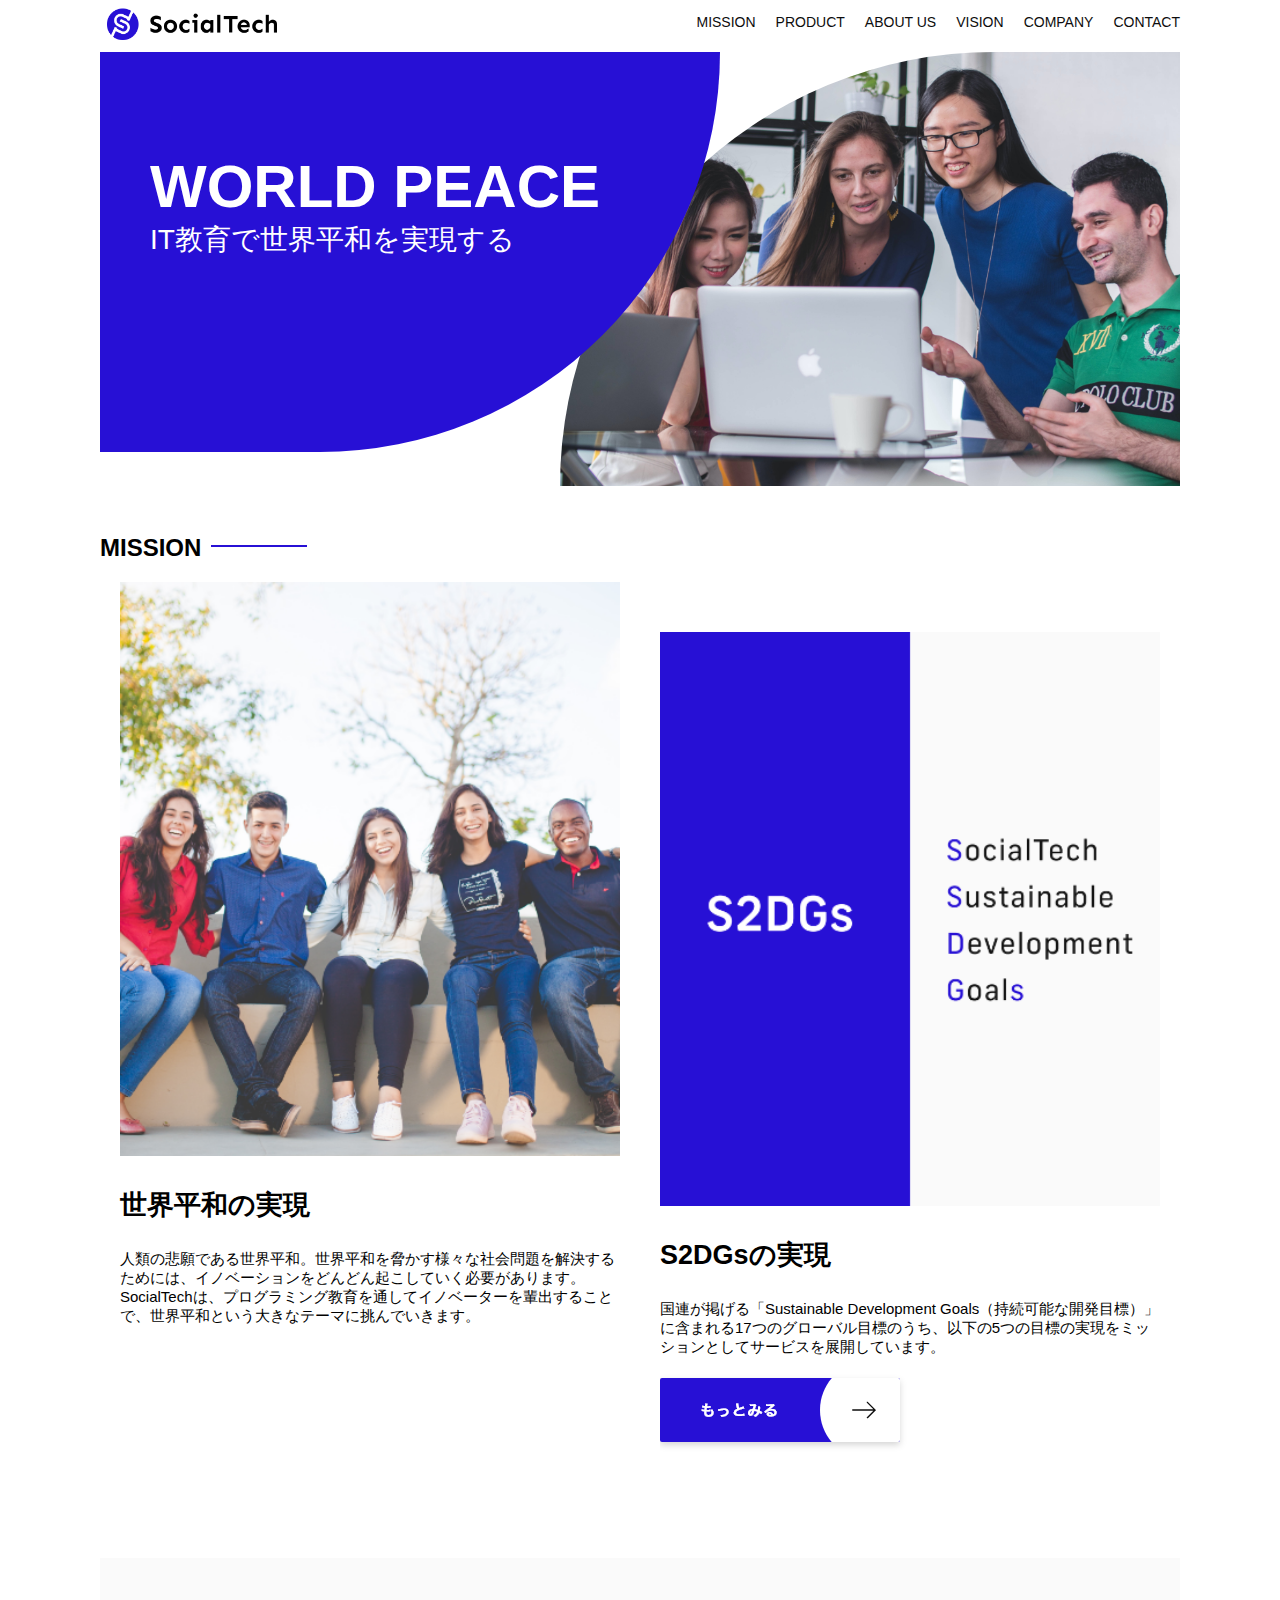
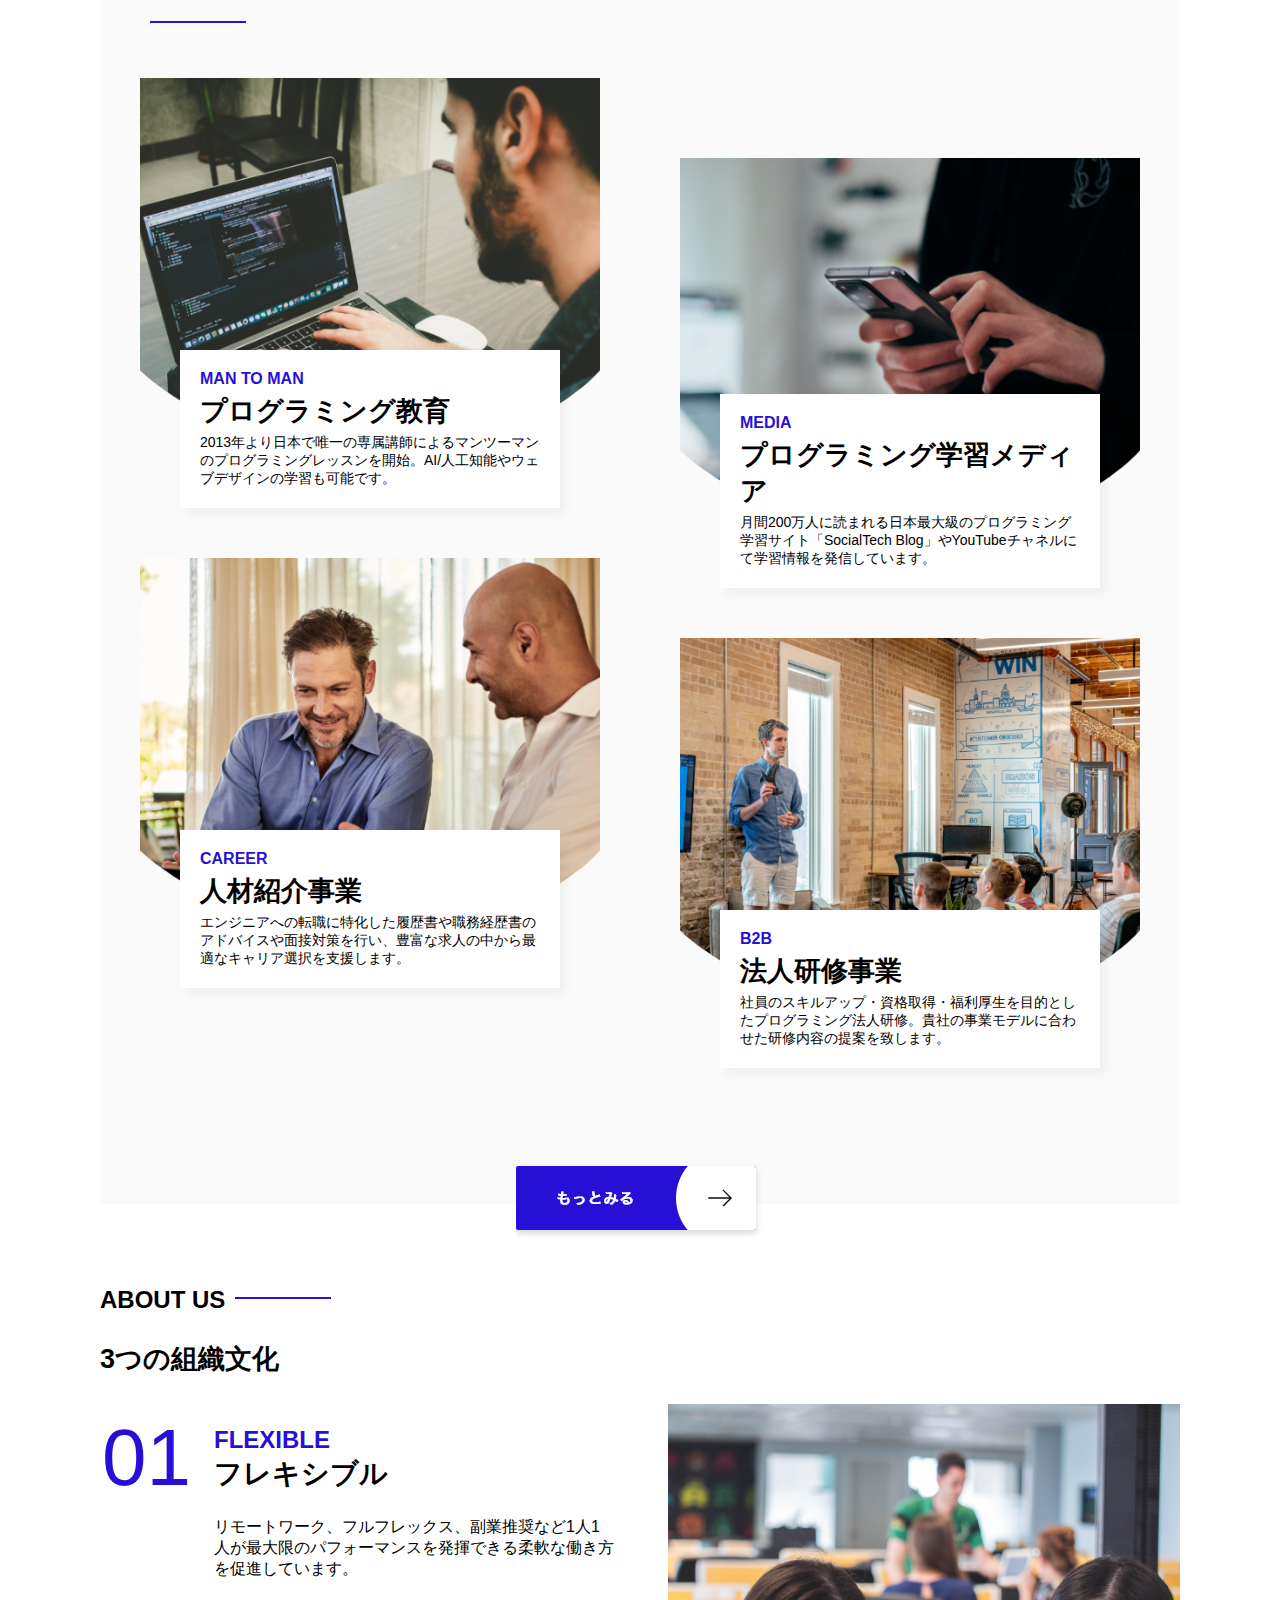
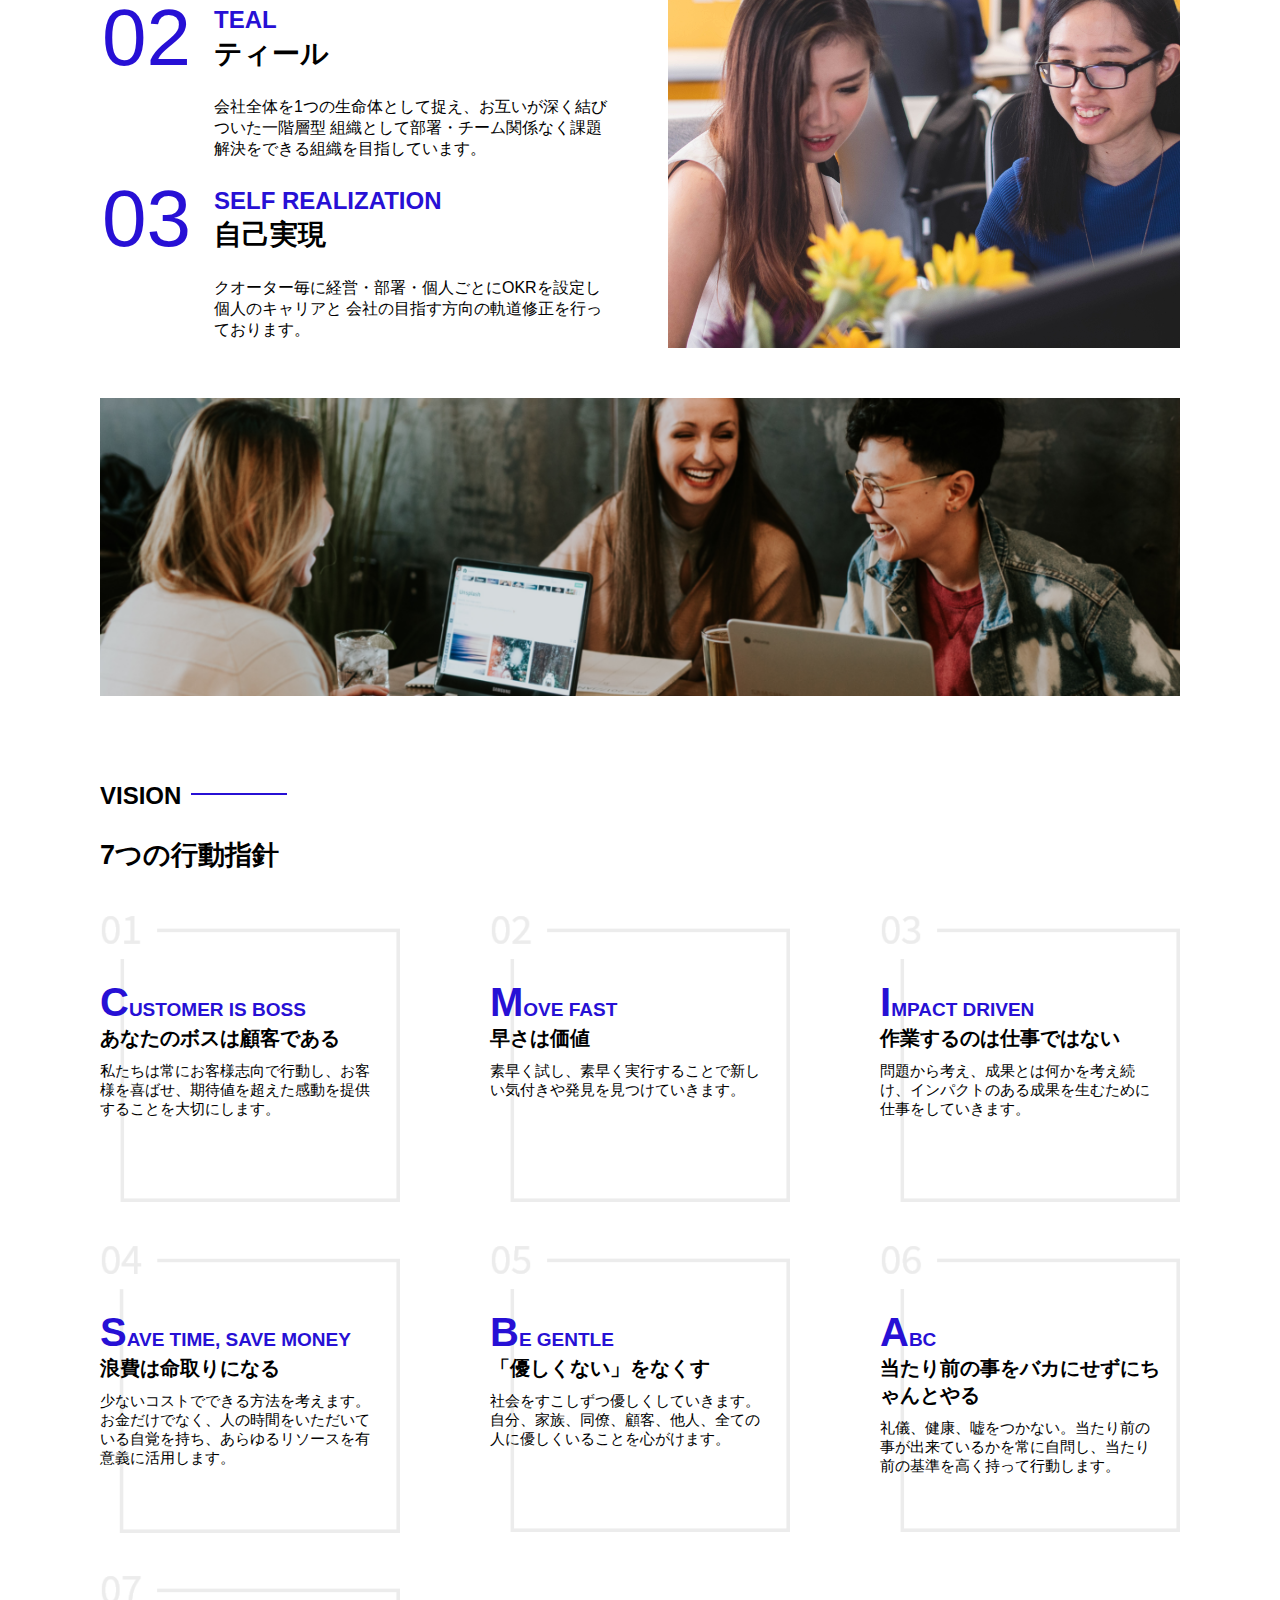
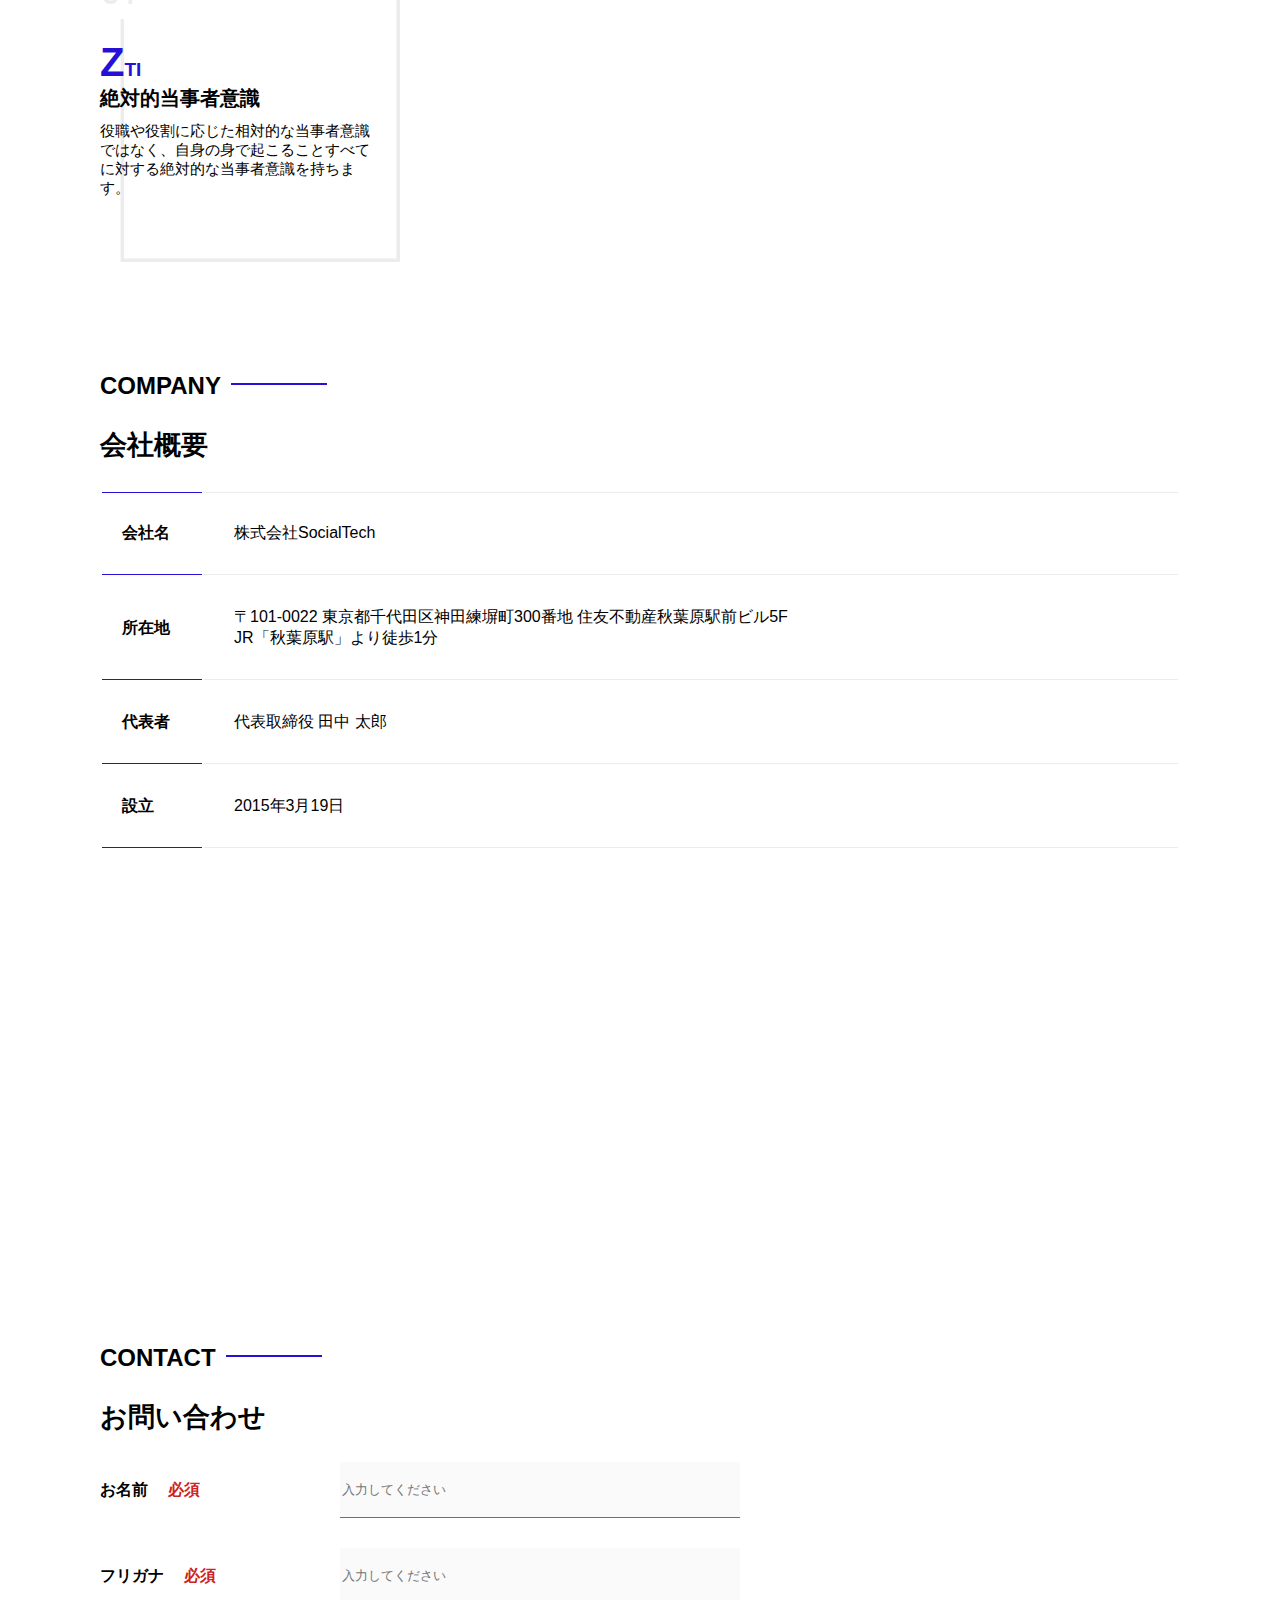
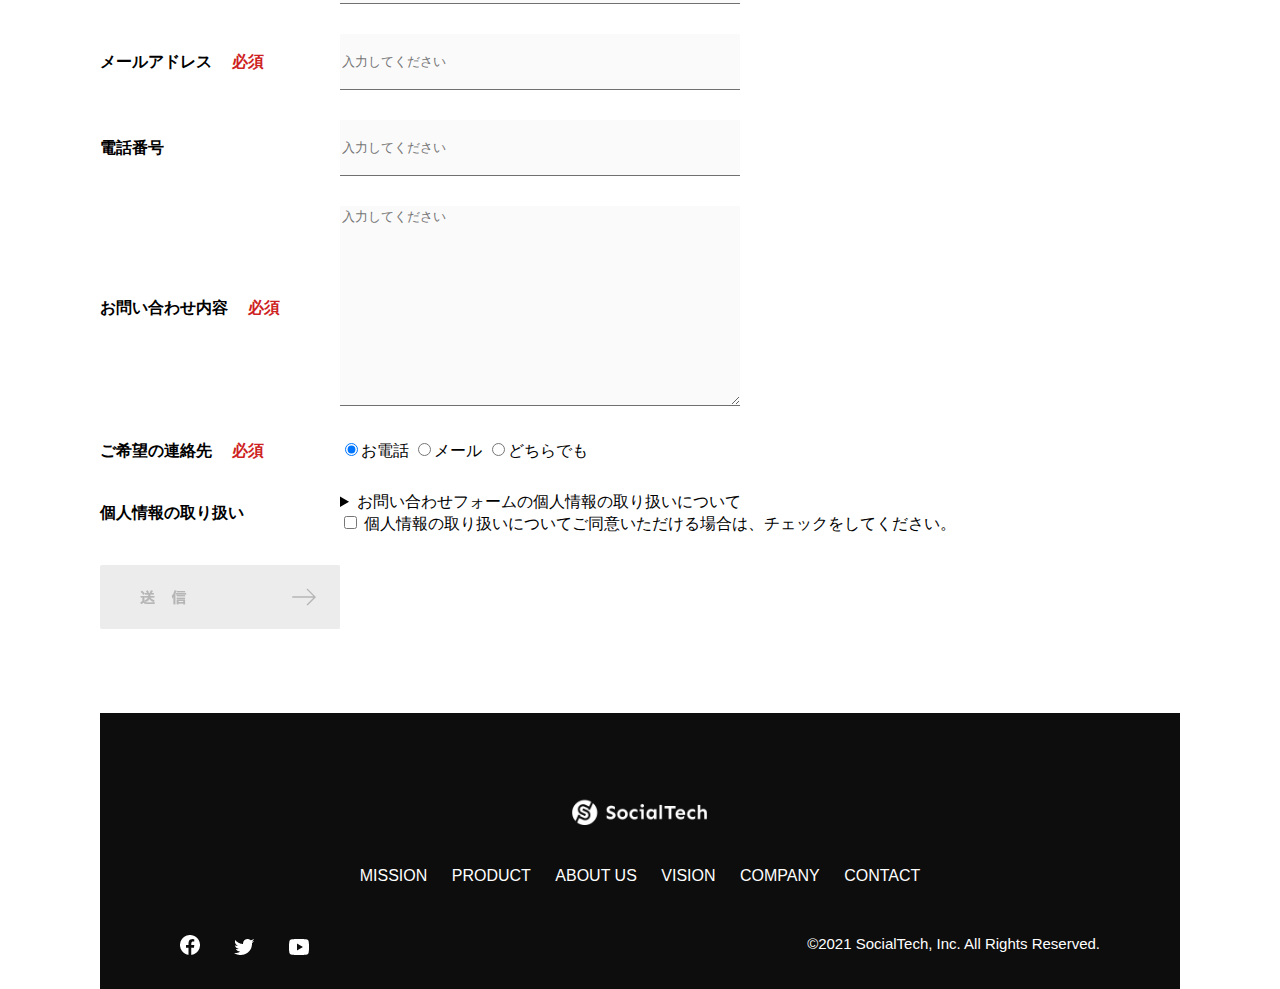
<file: index.html>
<!DOCTYPE html>
<html>
<head>
  <title>SocialTech</title>
  <meta charset="utf-8">
  <meta name="description" content="SocialTechはEdTech業界のリーディングカンパニーを目指します。">
  <meta name="viewport" content="width=device-width, initial-scale=1.0">
  <link rel="stylesheet" href="style.css">
</head>
<body>
  <!--ヘッダー-->
  <header>
    <!--ロゴ-->
    <a href="index.html" id="logo">
      <img src="images/logo.png" alt="トップページに戻る">
    </a>
    <!--PC用ナビゲーション-->
    <nav id="nav-pc">
      <ul>
        <li><a href="mission.html">MISSION</a></li>
        <li><a href="product.html">PRODUCT</a></li>
        <li><a href="index.html#aboutus">ABOUT US</a></li>
        <li><a href="index.html#vision">VISION</a></li>
        <li><a href="index.html#company">COMPANY</a></li>
        <li><a href="index.html#contact">CONTACT</a></li>
      </ul>
    </nav>
     <!-- スマホ用メニューボタン -->
       <button id="menu-sp" onclick="document.getElementById('nav-sp').style.display = 'block'">
         <img src="images/button-menu.png" alt="ナビゲーションを開く">
       </button>
        <!-- スマホ用ナビゲーション -->
       <div id="nav-sp">
         <button id="close" onclick="document.getElementById('nav-sp').style.display = 'none'">
           <img src="images/button-close.png" alt="ナビゲーションを閉じる">
         </button>
 
         <nav>
           <ul>
             <li>
               <a id="logo-sp" href="index.html" onclick="document.getElementById('nav-sp').style.display = 'none'"><img src="images/logo-sp.png" alt="トップページに戻る"></a>
             </li>
             <li><a class="menu" href="mission.html" onclick="document.getElementById('nav-sp').style.display = 'none'">MISSION</a></li>
             <li><a class="menu" href="product.html" onclick="document.getElementById('nav-sp').style.display = 'none'">PRODUCT</a></li>
             <li><a class="menu" href="index.html#aboutus" onclick="document.getElementById('nav-sp').style.display = 'none'">ABOUT US</a></li>
             <li><a class="menu" href="index.html#vision" onclick="document.getElementById('nav-sp').style.display = 'none'">VISION</a></li>
             <li><a class="menu" href="index.html#company" onclick="document.getElementById('nav-sp').style.display = 'none'">COMPANY</a></li>
             <li><a class="menu" href="index.html#contact" onclick="document.getElementById('nav-sp').style.display = 'none'">CONTACT</a></li>
           </ul>
         </nav>
         <div id="sns">
           <a href="https://www.facebook.com/sejuku2013">
             <img src="images/button-facebook.png" alt="Facebookのリンク">
           </a>
           <a href="https://twitter.com/samuraijuku">
             <img src="images/button-twitter.png" alt="Twitterのリンク">
           </a>
           <a href="https://www.youtube.com/channel/UCCFOQO5aDK0xXam4cUQXT8g">
             <img src="images/button-youtube.png" alt="YouTubeのリンク">
           </a>
         </div>
       </div>
 </header>
 <main>
  <article>
    <!--メインビジュアル-->
    <section id="main-visual">
      <div id="main-message">
        <h1>WORLD PEACE</h1>
        <p>IT教育で世界平和を実現する</p>
      </div>
      <img src="images/index/index-main.png" alt="PCの周りに集まる多国籍の仲間たち">
    </section>
    <!--ミッション-->
    <section id="mission">
      <h2 class="index-h2">MISSION</h2>
      <div id="mission-flex">
        <div>
          <img id="mission-photo" src="images/index/index-mission.png" alt="屋外のベンチで写真を撮影する多国籍の仲間たち">
          <h3>世界平和の実現</h3>
          <p>人類の悲願である世界平和。世界平和を脅かす様々な社会問題を解決するためには、イノベーションをどんどん起こしていく必要があります。SocialTechは、プログラミング教育を通してイノベーターを輩出することで、世界平和という大きなテーマに挑んでいきます。
            </p>
          </div>
          <div> 
            <img id="s2dgs" src="images/index/s2dgs.png" alt="S2DGs">
            <h3>S2DGsの実現</h3>
            <p>国連が掲げる「Sustainable Development Goals（持続可能な開発目標）」に含まれる17つのグローバル目標のうち、以下の5つの目標の実現をミッションとしてサービスを展開しています。</p>
            <a href="mission.html">
              <img src="images/button-more.png" alt="もっとみる">
            </a>
          </div>
        </div>
      </section>
      <!--プロダクト-->
      <section id="product">
        <h2 class="index-h2"PRODUCT></h2>
         <div class="product-flex">
          <div id="product-left">
            <div>
              <img class="product-photo" src="images/index/index-mantoman.png" alt="PCでコードを書く男性">
              <div class="product-explain">
                <span>MAN TO MAN</span>
                <h3>プログラミング教育</h3>	
                 <p>2013年より日本で唯一の専属講師によるマンツーマンのプログラミングレッスンを開始。AI/人工知能やウェブデザインの学習も可能です。</p>	
                </div>	
               </div>	
             <div>	
              <img class="product-photo" src="images/index/index-career.png" alt="笑顔で話し合う2人の男性">	
               <div class="product-explain">	
                <span>CAREER</span>
                <h3>人材紹介事業</h3>
                <p>エンジニアへの転職に特化した履歴書や職務経歴書のアドバイスや面接対策を行い、豊富な求人の中から最適なキャリア選択を支援します。</p>
              </div>
            </div>
          </div>
          <div id="product-right">
           <div>
            <img class="product-photo" src="images/index/index-media.png" alt="スマートフォンを操作する人">
            <div class="product-explain">
              <span>MEDIA</span>
              <h3>プログラミング学習メディア</h3>
              <p>月間200万人に読まれる日本最大級のプログラミング学習サイト「SocialTech Blog」やYouTubeチャネルにて学習情報を発信しています。</p>
            </div>
           </div>
           <div>
             <img class="product-photo" src="images/index/index-b2b.png" alt="講演中の男性とそれを聴く人々">
             <div class="product-explain">
              <span>B2B</span>
              <h3>法人研修事業</h3>
              <p>社員のスキルアップ・資格取得・福利厚生を目的としたプログラミング法人研修。貴社の事業モデルに合わせた研修内容の提案を致します。</p>
             </div>
            </div>
          </div>
        </div>
        <div id="product-more">
          <a href="product.html">
            <img src="images/button-more.png" alt="もっとみる">
          </a>
        </div>
      </section>
      <!--ABOUT US-->
      <section id="aboutus">
        <h2 class="index-h2">ABOUT US</h2>
        <h3>3つの組織文化</h3>
        <div>
         <table class="culture-table">
          <tr>
            <td class="culture-num">01</td>
            <th><span class="culture-en">FLEXIBLE</span><br>フレキシブル</th>
            </tr>
            <tr>
              <td>
                <!--空のセル-->
              </td>
              <td class="culture-description">リモートワーク、フルフレックス、副業推奨など1人1人が最大限のパフォーマンスを発揮できる柔軟な働き方を促進しています。</td>
            </tr>
            <tr>
              <td class="culture-num">02</td>
              <th><span class="culture-en">TEAL</span><br>ティール</th>
            </tr>
            <tr>
              <td>
                <!--空のセル-->
              </td>
              <td class="culture-description">会社全体を1つの生命体として捉え、お互いが深く結びついた一階層型 組織として部署・チーム関係なく課題解決をできる組織を目指しています。</td>
            </tr>
            <tr>
              <td class="culture-num">03</td>
              <th><span class="culture-en">SELF REALIZATION</span><br>自己実現</th>
            </tr>
            <tr>
              <td>
                <!--空のセル-->
              </td>
              <td class="culture-description">クオーター毎に経営・部署・個人ごとにOKRを設定し個人のキャリアと 会社の目指す方向の軌道修正を行っております。</td>
            </tr>
          </table>
          <img class="culture-img" src="images/index/index-aboutus1.png" alt="笑顔で話し合う2人の女性">
        </div>
        <img class="culture-img2" src="images/index/index-aboutus2.png" alt="笑顔で話し合う3人の男女">
      </section>
    <!-- VISION -->
      <section id="vision">
        <h2 class="index-h2">VISION</h2>
        <h3>7つの行動指針</h3>
        <div>
           <div class="vision-box">
               <img src="images/index/vision-01.png" alt="01">
               <div>
                 <h4>CUSTOMER IS BOSS</h4>
                 <h5>あなたのボスは顧客である</h5>
                 <p>私たちは常にお客様志向で行動し、お客様を喜ばせ、期待値を超えた感動を提供することを大切にします。</p>
               </div>
             </div>
               <div class="vision-box">
               <img src="images/index/vision-02.png" alt="02">
               <div>
                 <h4>MOVE FAST</h4>
                 <h5>早さは価値</h5>
                 <p>素早く試し、素早く実行することで新しい気付きや発見を見つけていきます。</p>
               </div>
             </div>
             <div class="vision-box">
               <img src="images/index/vision-03.png" alt="03">
               <div>
                 <h4>IMPACT DRIVEN</h4>
                 <h5>作業するのは仕事ではない</h5>
                 <p>問題から考え、成果とは何かを考え続け、インパクトのある成果を生むために仕事をしていきます。</p>
               </div>
             </div>
             <div class="vision-box">
               <img src="images/index//vision-04.png" alt="04">
               <div>
                 <h4>SAVE TIME, SAVE MONEY</h4>
                 <h5>浪費は命取りになる</h5>
                 <p>少ないコストでできる方法を考えます。お金だけでなく、人の時間をいただいている自覚を持ち、あらゆるリソースを有意義に活用します。</p>
               </div>
             </div>
             <div class="vision-box">
               <img src="images/index/vision-05.png" alt="05">
               <div>
                 <h4>BE GENTLE</h4>
                 <h5>「優しくない」をなくす</h5>
                 <p>社会をすこしずつ優しくしていきます。自分、家族、同僚、顧客、他人、全ての人に優しくいることを心がけます。</p>
               </div>
             </div>
             <div class="vision-box">
               <img src="images/index/vision-06.png" alt="06">
               <div>
                 <h4>ABC</h4>
                 <h5>当たり前の事をバカにせずにちゃんとやる</h5>
                 <p>礼儀、健康、嘘をつかない。当たり前の事が出来ているかを常に自問し、当たり前の基準を高く持って行動します。</p>
               </div>
             </div>
             <div class="vision-box">
               <img src="images/index/vision-07.png" alt="07">
               <div>
                 <h4>ZTI</h4>
                 <h5>絶対的当事者意識</h5>
                 <p>役職や役割に応じた相対的な当事者意識ではなく、自身の身で起こることすべてに対する絶対的な当事者意識を持ちます。</p>
               </div>
             </div>
        </div>
      </section>
      <!-- COMPANY -->
      <section id="company">
        <h2 class="index-h2">COMPANY</h2>
        <h3>会社概要</h3>
           <table id="company-table">
             <tr>
               <th class="tableheader tableheader-first">会社名</th>
               <td class="cell cell-first">株式会社SocialTech</td>
             </tr>
             <tr>
               <th class="tableheader">所在地</th>
               <td class="cell">〒101-0022 東京都千代田区神田練塀町300番地 住友不動産秋葉原駅前ビル5F<br>JR「秋葉原駅」より徒歩1分</td>
             </tr>
             <tr>
               <th class="tableheader">代表者</th>
               <td class="cell">代表取締役 田中 太郎</td>
             </tr>
             <tr>
               <th class="tableheader">設立</th>
               <td class="cell">2015年3月19日</td>
             </tr>
           </table>
<iframe 
 src="https://www.google.com/maps/embed?pb=!1m18!1m12!1m3!1d3240.0688551336807!2d139.7720776771055!3d35.69992317258124!2m3!1f0!2f0!3f0!3m2!1i1024!2i768!4f13.1!3m3!1m2!1s0x60188fee13660e23%3A0x77137876edf742ac!2z5L2P5Y-L5LiN5YuV55Sj56eL6JGJ5Y6f6aeF5YmN44OT44Or!5e0!3m2!1sja!2sjp!4v1704858013291!5m2!1sja!2sjp" 
 style="border: 0" allowfullscreen="" loading="lazy">
 </iframe>
      </section>
    <!-- お問い合わせフォーム -->
      <section id="contact">
        <h2 class="index-h2">CONTACT</h2>
        <h3>お問い合わせ</h3>
        <form>
          <div>
            <div class="contact-heading">
              <label class="contact-label">お名前<span class="contact-span">必須</span></label>
            </div>
            <div>
              <input type="text" name="name" placeholder="入力してください" class="contact-textbox">
            </div>
          </div>
          <div>
            <div class="contact-heading">
              <label class="contact-label">フリガナ<span class="contact-span">必須</span></label>
            </div>
            <div>
              <input type="text" name="hurigana" placeholder="入力してください" class="contact-textbox">
            </div>
          </div>
          <div>
            <div class="contact-heading">
              <label class="contact-label">メールアドレス<span class="contact-span">必須</span></label>
            </div>
            <div>
              <input type="text" name="email" placeholder="入力してください" class="contact-textbox">
            </div>
          </div>
          <div>
            <div class="contact-heading">
              <label class="contact-label">電話番号</label>
            </div>
            <div>
              <input type="text" name="tel" placeholder="入力してください" class="contact-textbox">
            </div>
          </div>
          <div>
            <div class="contact-heading">
              <label class="contact-label">お問い合わせ内容<span class="contact-span">必須</span></label>
            </div>
            <div>
              <textarea class="contact-textarea" placeholder="入力してください" name="message"></textarea>
            </div>
          </div>
          <div>
            <div class="contact-heading">
              <label class="contact-label">ご希望の連絡先<span class="contact-span">必須</span></label>
            </div>
            <div>
              <input class="radiobutton" type="radio" value="tel" name="contact" checked><label>お電話</label>
              <input class="radiobutton" type="radio" value="mail" name="contact"><label>メール</label>
              <input class="radiobutton" type="radio" value="both" name="contact"><label>どちらでも</label>
            </div>
          </div>
            <div>
               <div class="contact-heading">
                 <label class="contact-label">個人情報の取り扱い</label>
               </div>
               <div>
                 <details>
                   <summary>お問い合わせフォームの個人情報の取り扱いについて</summary>
                   <div>
                     <dl>
                       <dt>１．組織の名称又は氏名</dt>
                       <dd>株式会社SocialTech</dd>
                       <dt>２．個人情報保護管理者（若しくはその代理人）の氏名又は職名、所属及び連絡先</dt>
                       <dd>
                         <p>鈴木 一郎 コーポレート部</p>
                         <p>メールアドレス：samurai@example.com</p>
                         <p>TEL：03-1234-5678</p>
                       </dd>
                       <dt>３．個人情報の利用目的</dt>
                       <dd>
                         <ul>
                           <li>・本サービス及び本サービスに関連する情報の提供又はそれらに関する連絡のため</li>
                           <li>・ユーザーの本人確認のため</li>
                           <li>・当社サービスのご案内のため</li>
                           <li>・当社の商品等の広告または宣伝（電子メールによるものを含むものとします。）</li>
                         </ul>
                       </dd>
                       <dt>４．個人情報の取り扱い業務の委託</dt>
                       <dd>個人情報の取扱業務の全部または一部を外部に業務委託する場合があります。その際、弊社は、個人情報を適切に保護できる管理体制を敷き実行していることを条件として委託先を厳選したうえで、機密保持契約を委託先と締結し、お客様の個人情報を厳密に管理させます。</dd>
                       <dt>５．個人情報の開示等の請求</dt>
                       <dd>
                         お客様は、弊社に対してご自身の個人情報の開示等（利用目的の通知、開示、内容の訂正・追加・削除、利用の停止または消去、第三者への提供の停止）に関して、当社問合わせ窓口に申し出ることができます。<br>
                         その際、弊社はお客様ご本人を確認させていただいたうえで、合理的な期間内に対応いたします。<br>
                         なお、個人情報に関する弊社問合わせ先は、次の通りです。
                       </dd>
                       <dd>
                         <p>株式会社SocialTech　個人情報問合せ窓口</p>
                         <p>〒150-0043　東京都千代田区神田練塀町300番地 住友不動産秋葉原駅前ビル5F</p>
                         <p>メールアドレス：samurai@example.com　TEL：03-1234-5678</p>
                       </dd>
 
                       <dt>６．個人情報を提供されることの任意性について</dt>
                       <dd>お客様がご自身の個人情報を弊社に提供されるか否かは、お客様のご判断によりますが、もしご提供されない場合には、適切なサービスが提供できない場合がありますので予めご了承ください。</dd>
                     </dl>
                   </div>
                 </details>
                 <input type="checkbox" name="agree">
                 <span>個人情報の取り扱いについてご同意いただける場合は、チェックをしてください。</span>
               </div>
             </div>
              <input type="image" src="images/button-submit.png" alt="送信する">
        </form>
      </section>
    </article>
  </main>

     <footer>
      <div id="footer-logo">
        <img src="images/logo-sp.png" alt="SocialTech">
      </div>
      <div id="footer-link">
        <a href="mission.html">MISSION</a>
        <a href="product.html">PRODUCT</a>
        <a href="index.html#aboutus">ABOUT US</a>
        <a href="index.html#vision">VISION</a>
        <a href="index.html#company">COMPANY</a>
        <a href="index.html#contact">CONTACT</a>
      </div>
       <div id="sns-footer">
         <div class="sns-btns">
           <a href="https://www.facebook.com/sejuku2013"><img src="images/button-facebook.png" alt="Facebookのリンク"></a>
           <a href="https://twitter.com/samuraijuku"><img src="images/button-twitter.png" alt="Twitterのリンク"></a>
           <a href="https://www.youtube.com/channel/UCCFOQO5aDK0xXam4cUQXT8g"><img src="images/button-youtube.png" alt="YouTubeのリンク"></a>
         </div>
         <p id="copyright">&copy;2021 SocialTech, Inc. All Rights Reserved.</p>
       </div>
    </footer>
</body>

</html>
</file>
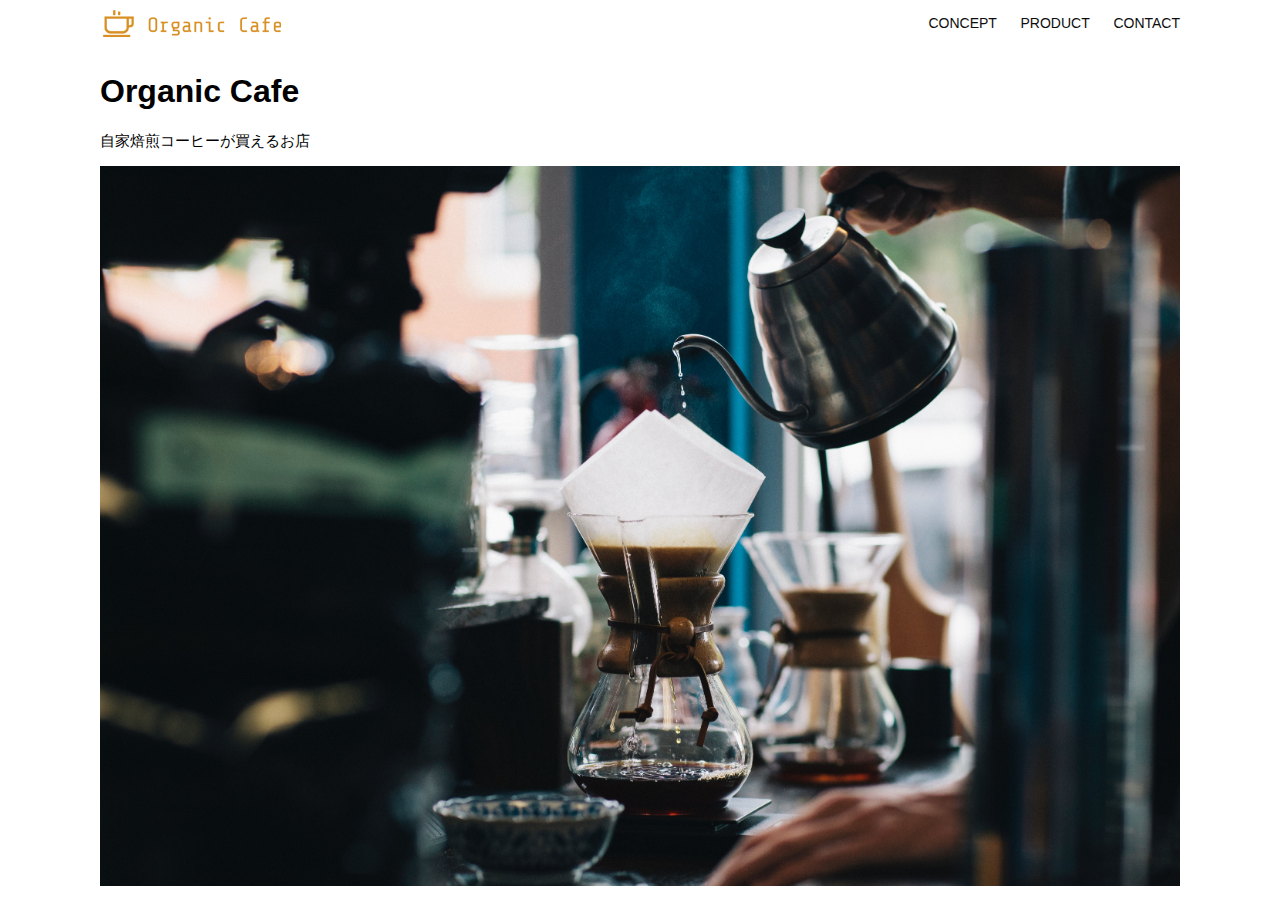
<file: kadai_013/index.html>
<!DOCTYPE html>
<html>
  <head>
    <title>Organic Cafe</title>
    <meta charset="UTF-8" />
    <meta name="description" content="自家焙煎のコーヒーがお家で楽しめるOrganic Cafe"/>
    <meta name="viewport" content="width=device-width, initial-scale=1.0" />
    <link rel="stylesheet" href="style.css" />
  </head>
  <body>
    <!-- ヘッダー -->
    <header>
      <!-- ロゴ -->
      <a href="index.html" id="logo"><img src="images/logo.png" alt="トップページに戻る"/></a>

      <!-- PC用ナビゲーション -->
      <nav id="nav-pc">
        <a href="index.html#concept">CONCEPT</a>
        <a href="index.html#product">PRODUCT</a>
        <a href="index.html#contact">CONTACT</a>
      </nav>
      <!--スマホ用メニューボタン-->
      <img id="menu-sp" src="images/button-menu.png" alt="ナビゲーションを開く" onclick="document.getElementById('nav-sp').style.display = 'block'"/>
      <!-- スマホ用ナビゲーション -->
      <nav id="nav-sp">
       <ul>
         <li>
           <img id="close" src="images/button-close.png" alt="ナビゲーションを閉じる" onclick="document.getElementById('nav-sp').style.display = 'none'">
         </li>
         <li>
           <a id="logo-sp" href="index.html" onclick="document.getElementById('nav-sp').style.display = 'none'">
             <img src="images/logo-sp.png" alt="トップページに戻る">
           </a>
         </li>
         <li>
           <a class="menu" href="index.html#concept" onclick="document.getElementById('nav-sp').style.display = 'none'">CONCEPT</a>
         </li>
         <li>
           <a class="menu" href="index.html#product" onclick="document.getElementById('nav-sp').style.display = 'none'">PRODUCT</a>
         </li>
         <li><a class="menu" href="index.html#contact" onclick="document.getElementById('nav-sp').style.display = 'none'">CONTACT</a>
         </li>
       </ul>
      </nav>

    </header>

    <main>
      <article>
        <!-- メインビジュアル -->
        <section id="main-visual">
          <div id="main-message">
            <h1>Organic Cafe</h1>
            <p>自家焙煎コーヒーが買えるお店</p>
          </div>
          <img src="images/main-image.jpg" alt="コーヒーをハンドドリップで淹れる画像"/>
        </section>
      </article>
    </main>
  </body>
</html>
</file>
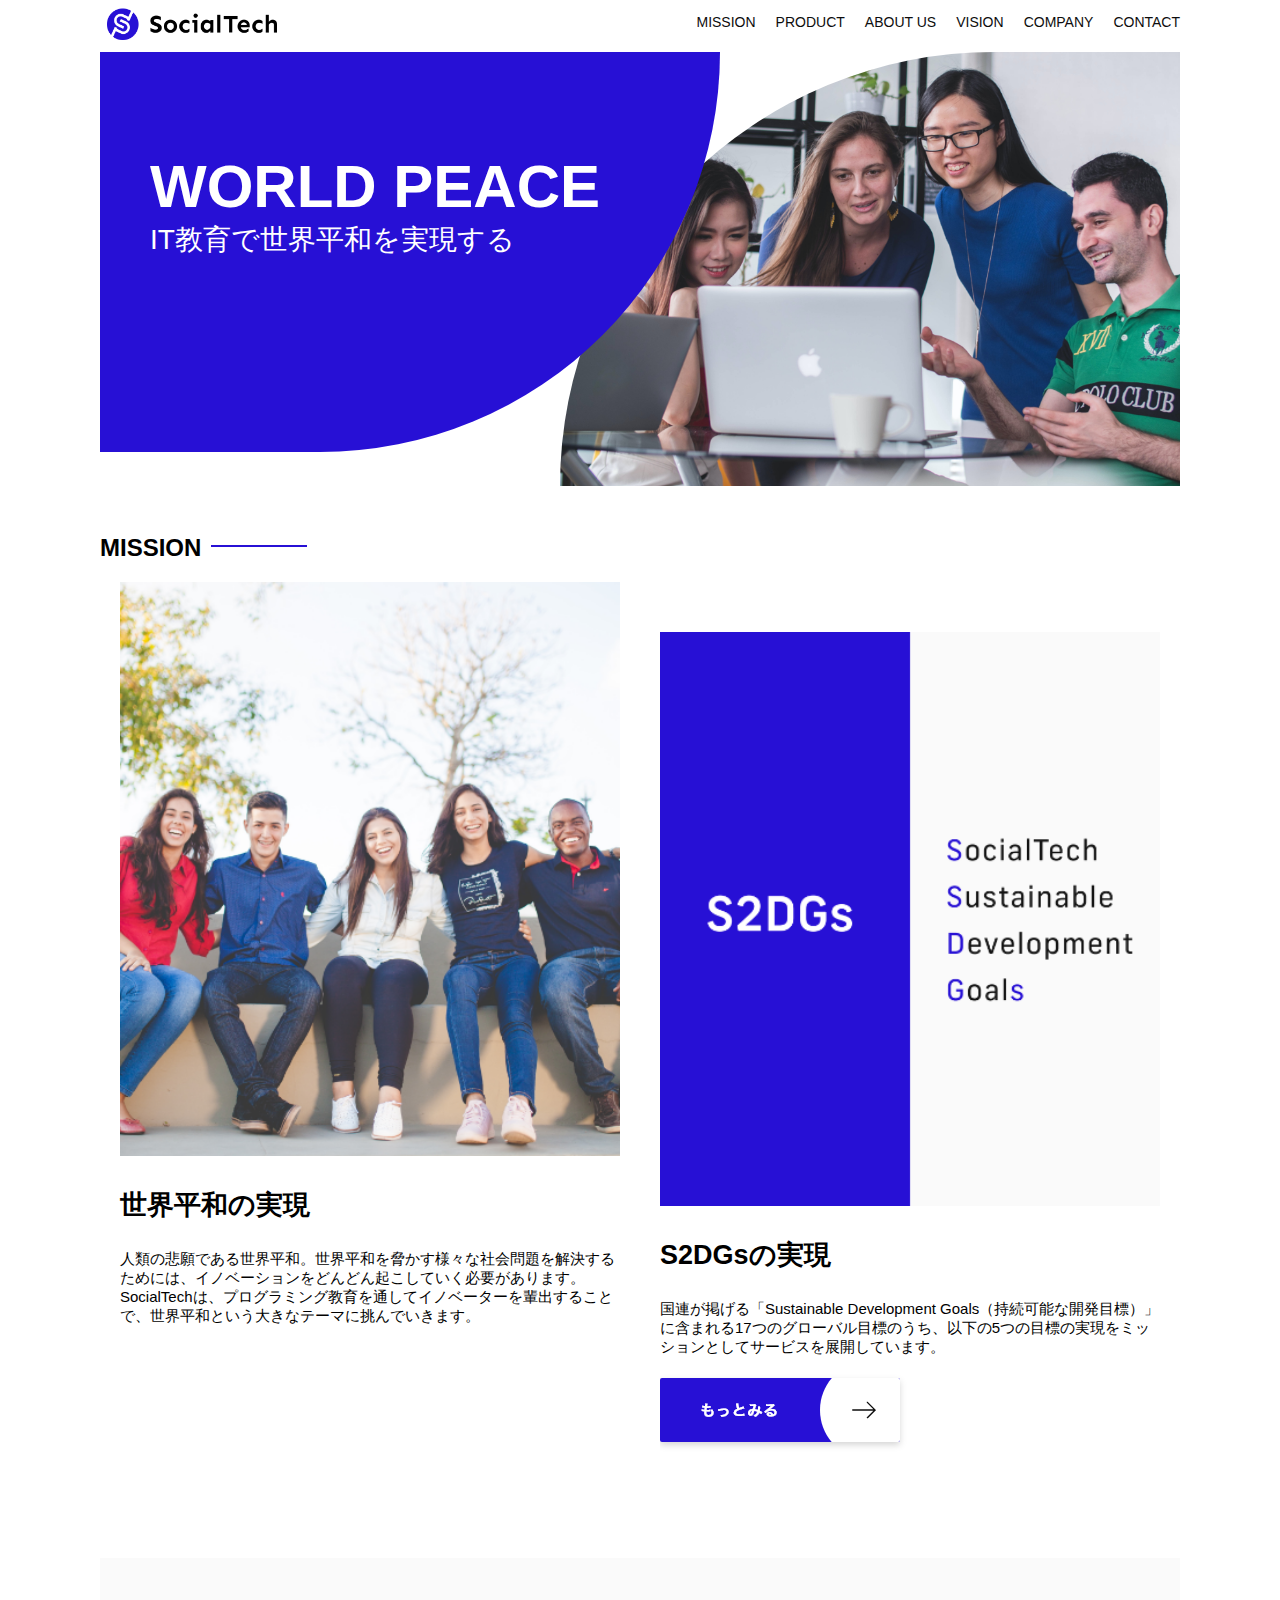
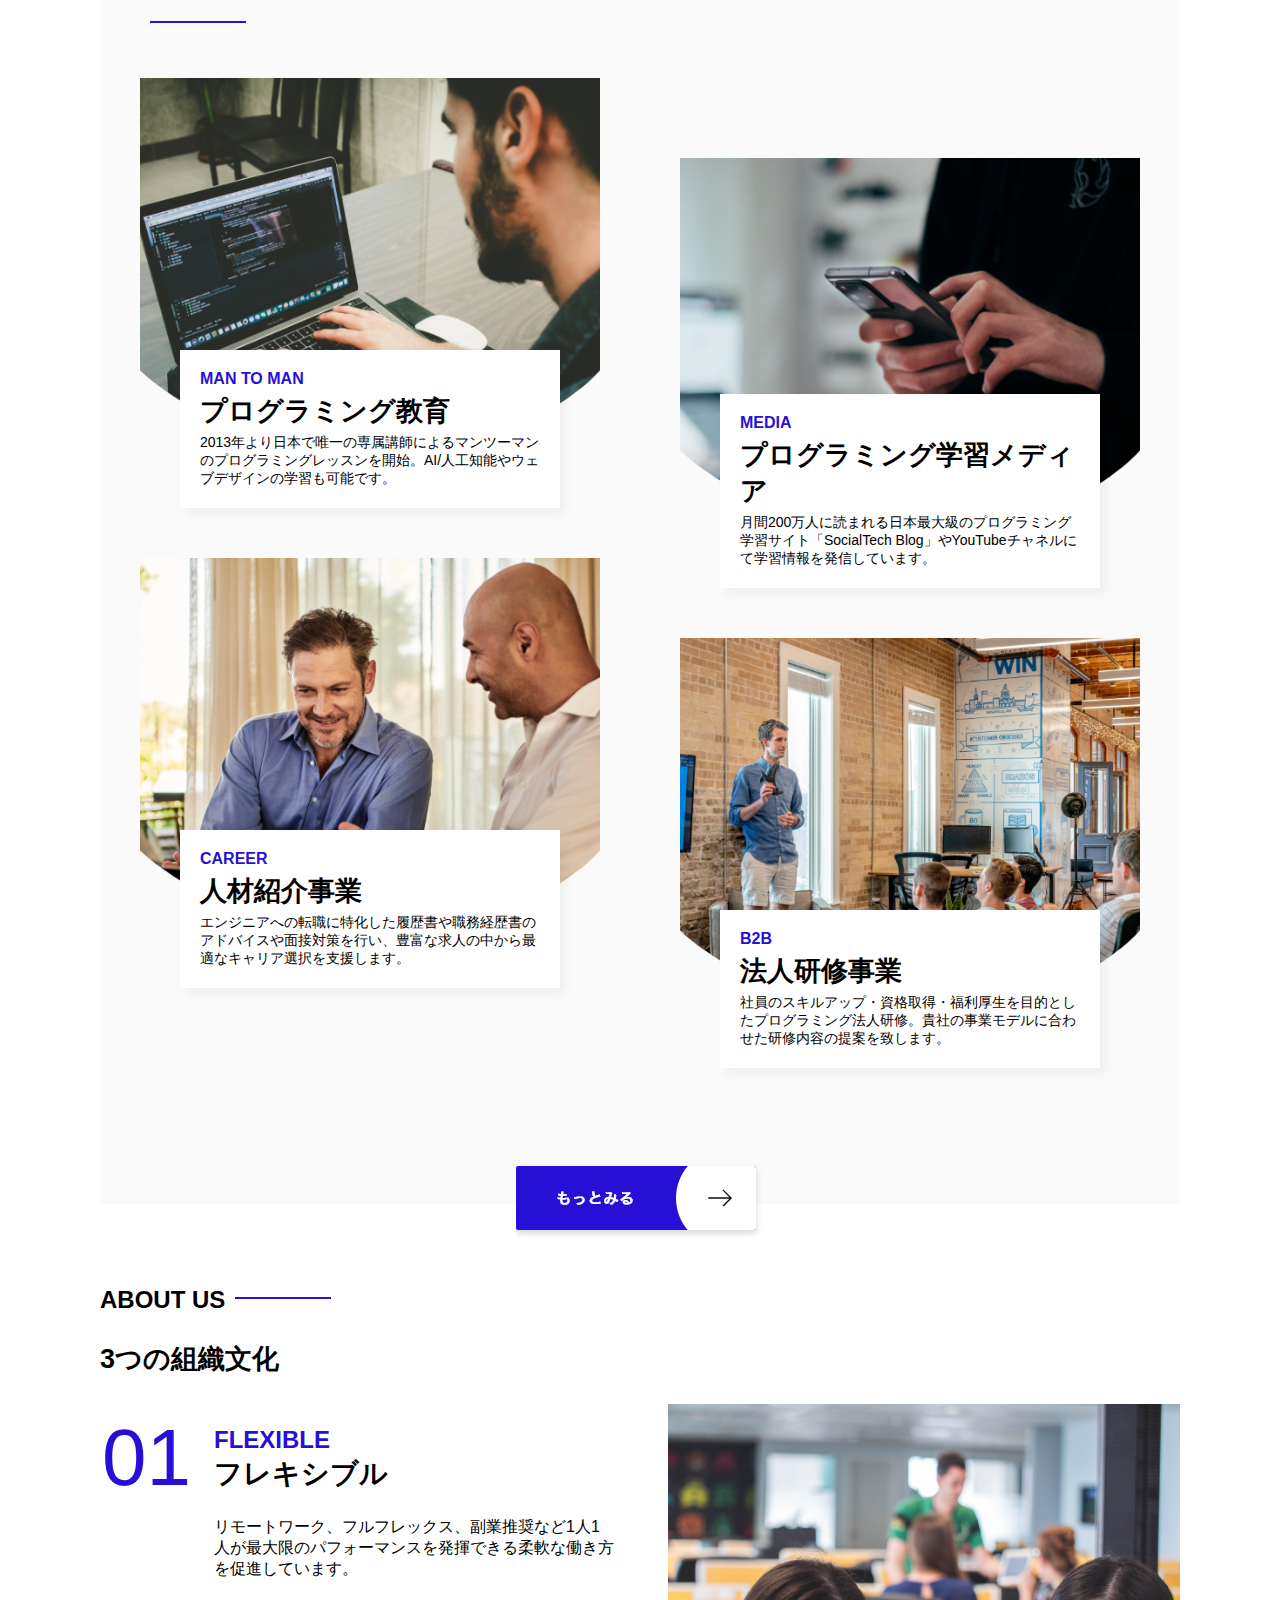
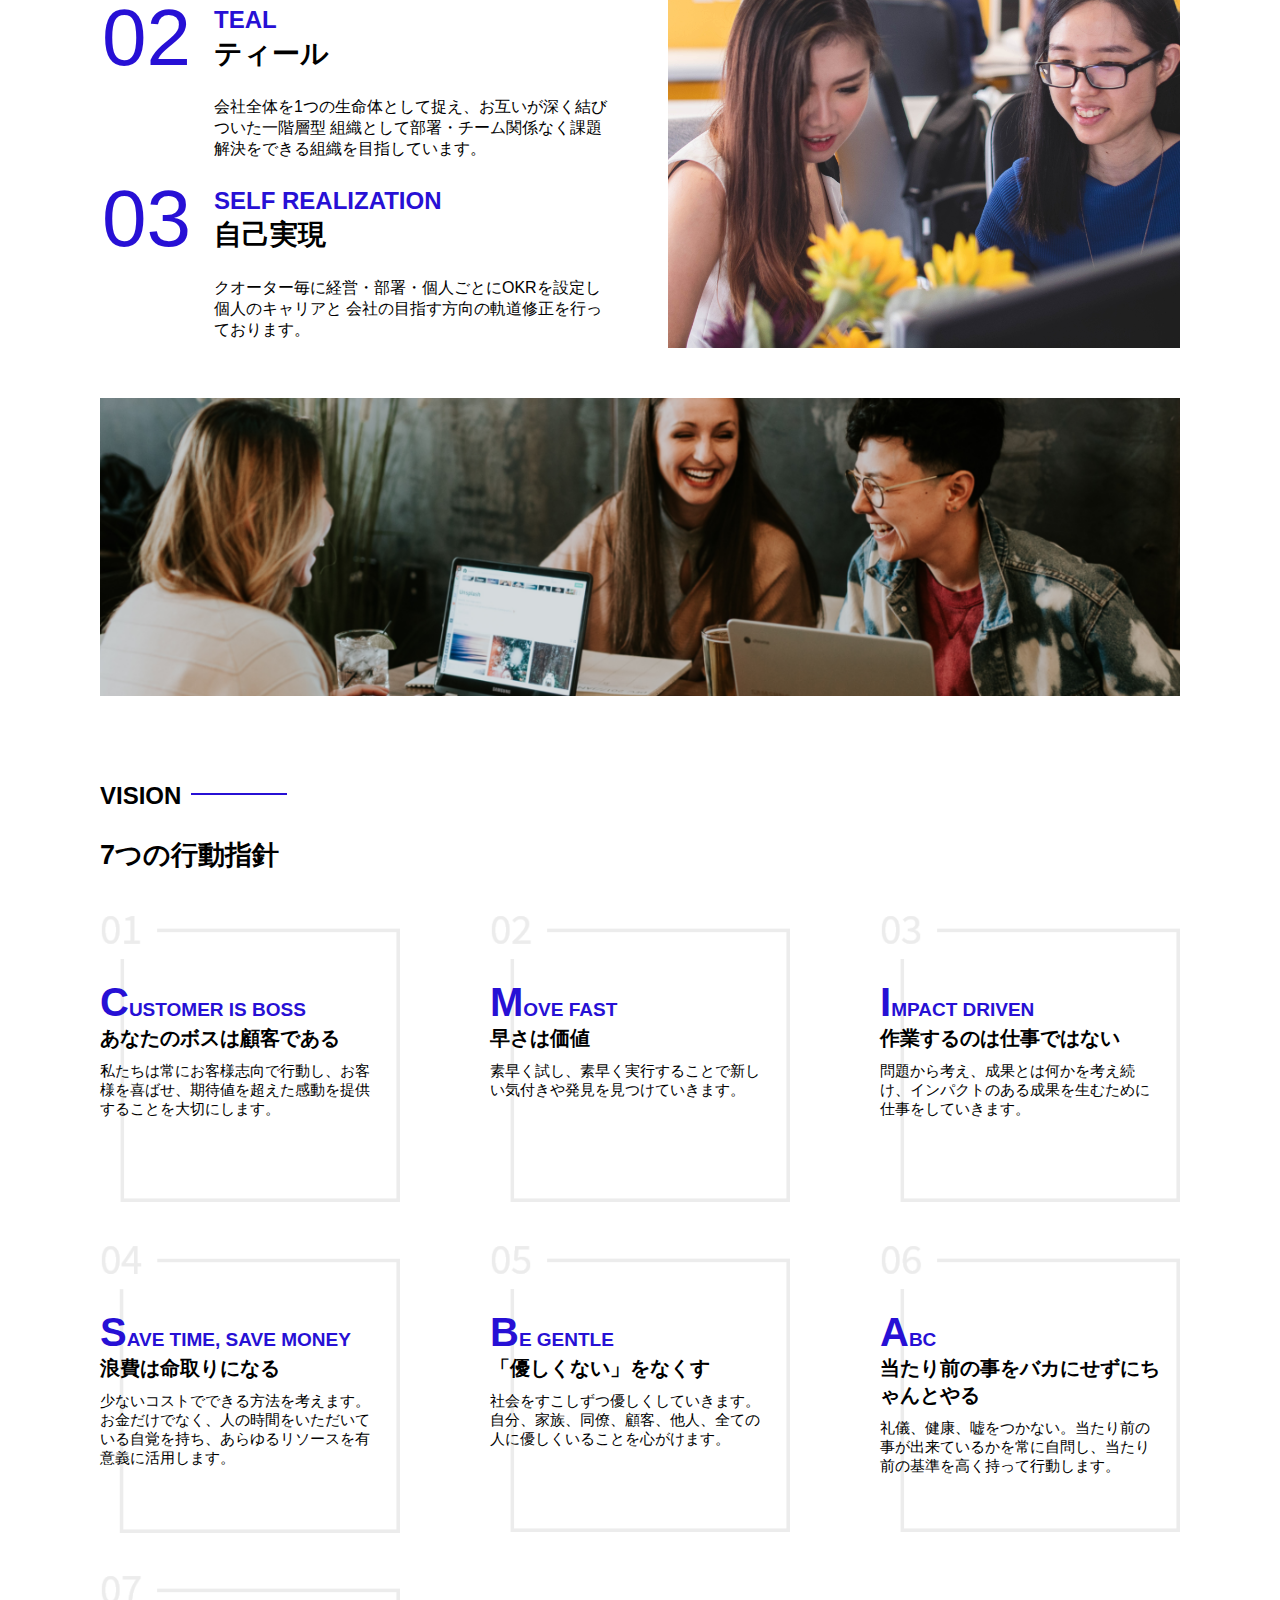
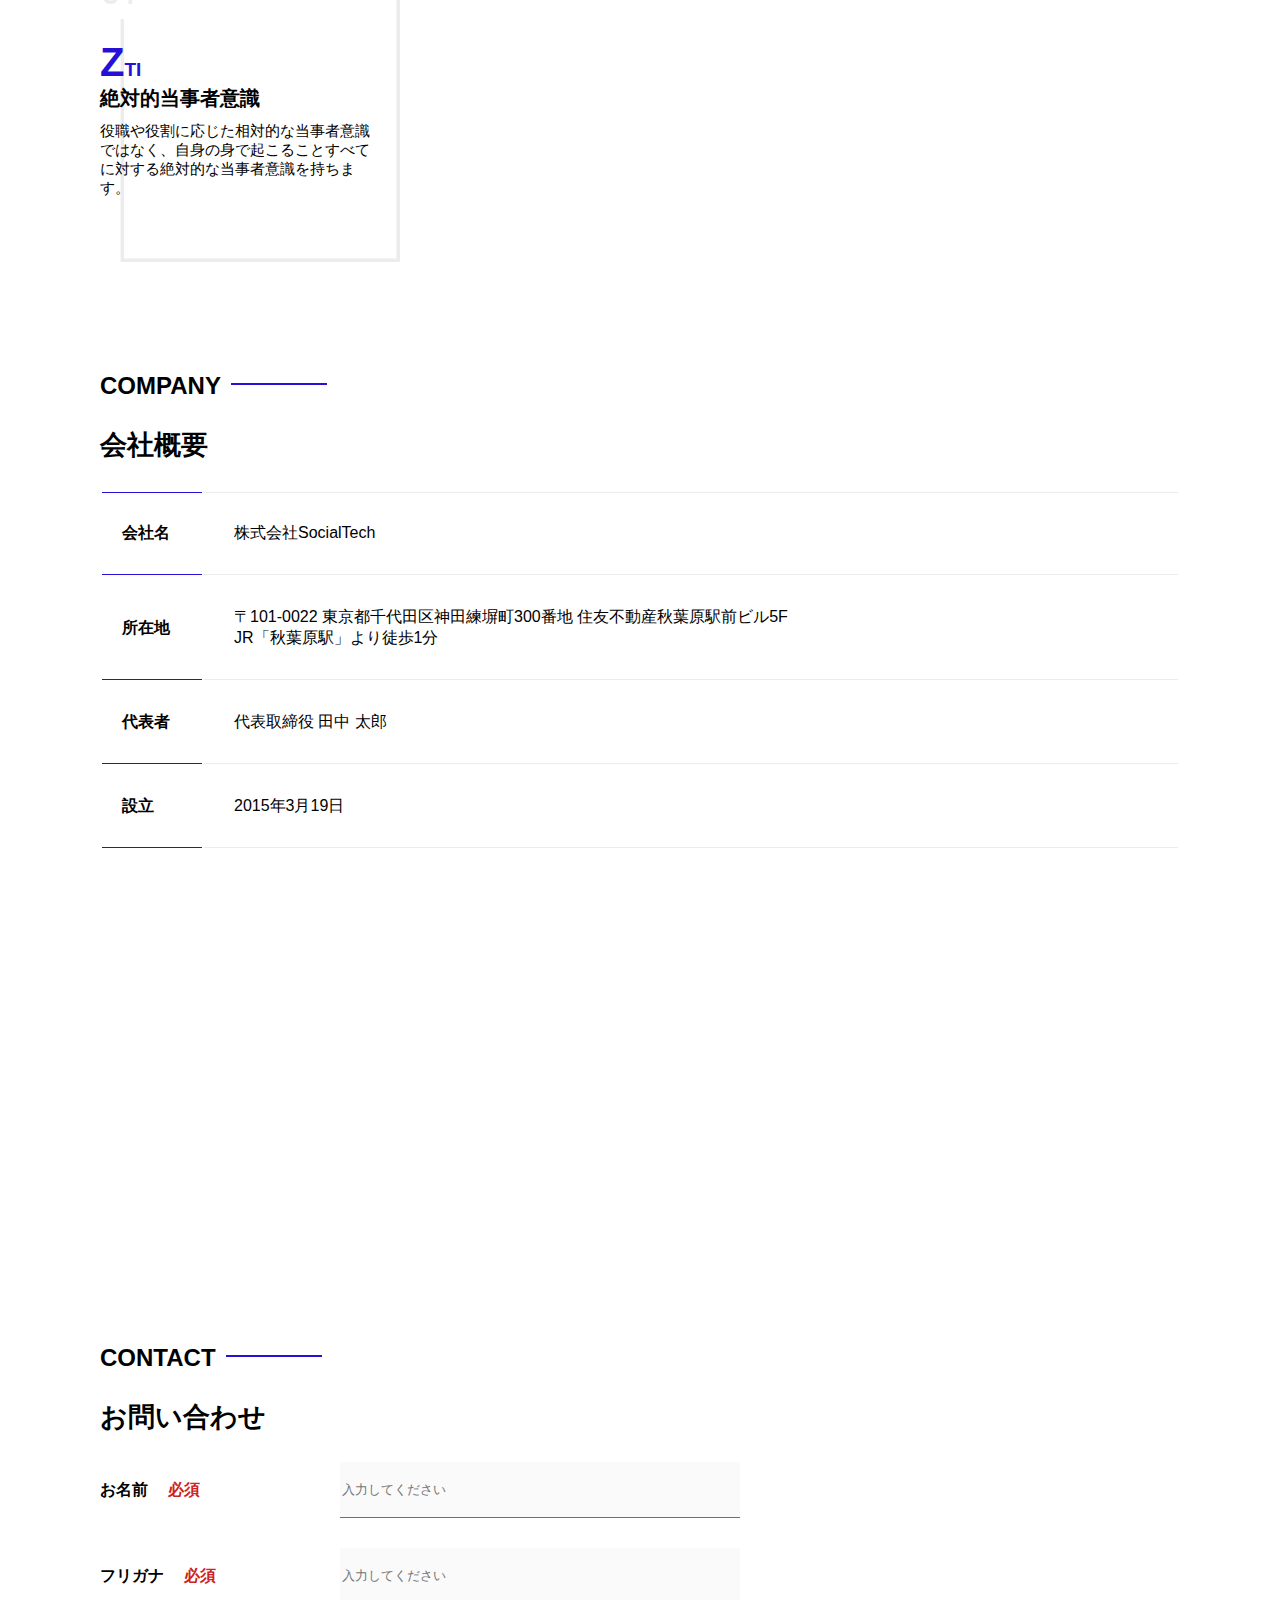
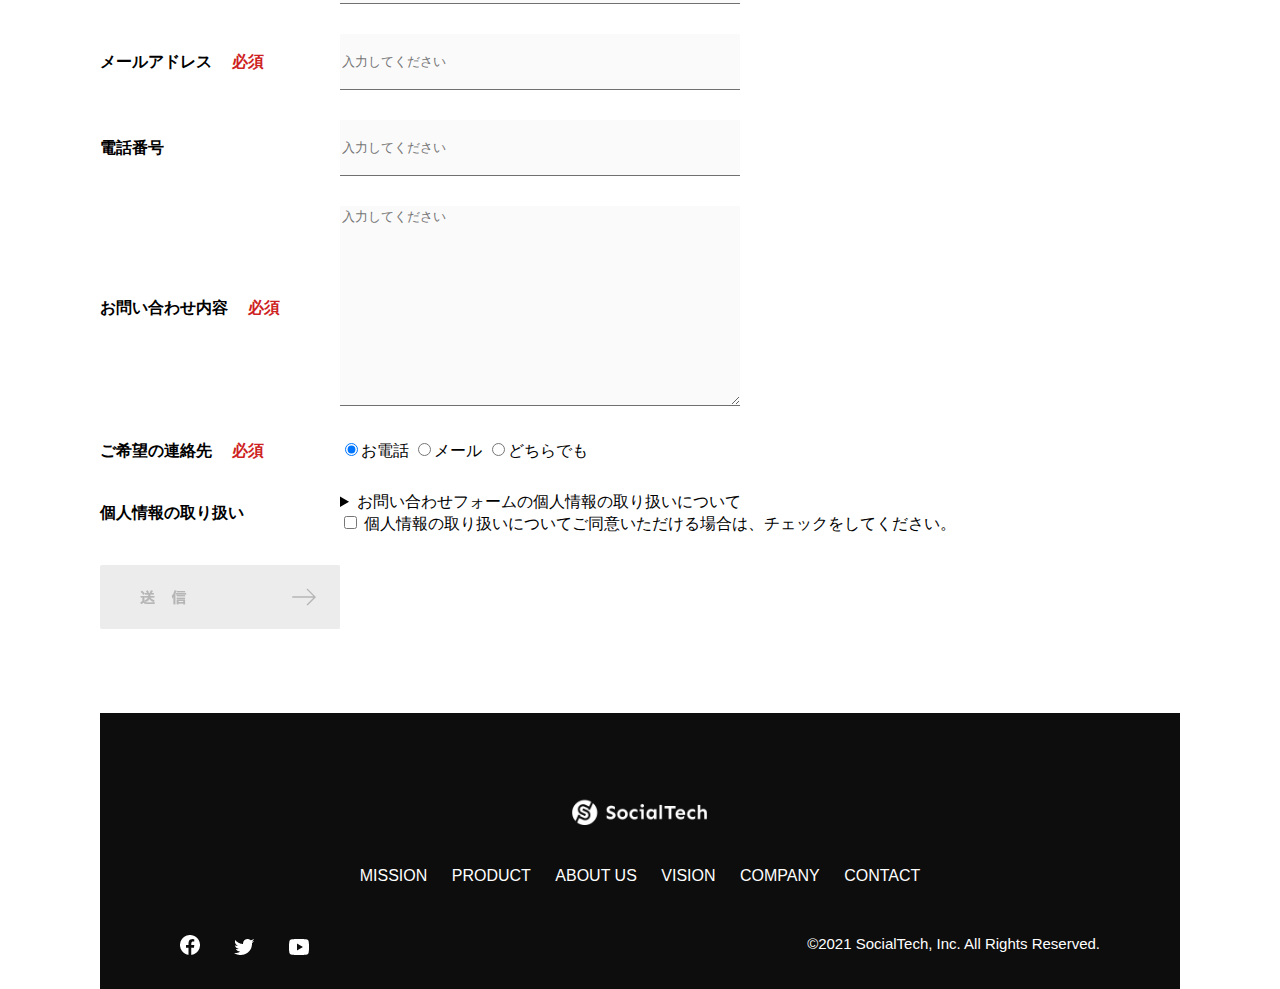
<file: kadai_tutorial_output/socialtech/index.html>
<!DOCTYPE html>
<html>
<head>
  <title>SocialTech</title>
  <meta charset="utf-8">
  <meta name="description" content="SocialTechはEdTech業界のリーディングカンパニーを目指します。">
  <meta name="viewport" content="width=device-width, initial-scale=1.0">
  <link rel="stylesheet" href="style.css">
</head>
<body>
  <!--ヘッダー-->
  <header>
    <!--ロゴ-->
    <a href="index.html" id="logo">
      <img src="images/logo.png" alt="トップページに戻る">
    </a>
    <!--PC用ナビゲーション-->
    <nav id="nav-pc">
      <ul>
        <li><a href="mission.html">MISSION</a></li>
        <li><a href="product.html">PRODUCT</a></li>
        <li><a href="index.html#aboutus">ABOUT US</a></li>
        <li><a href="index.html#vision">VISION</a></li>
        <li><a href="index.html#company">COMPANY</a></li>
        <li><a href="index.html#contact">CONTACT</a></li>
      </ul>
    </nav>
     <!-- スマホ用メニューボタン -->
       <button id="menu-sp" onclick="document.getElementById('nav-sp').style.display = 'block'">
         <img src="images/button-menu.png" alt="ナビゲーションを開く">
       </button>
        <!-- スマホ用ナビゲーション -->
       <div id="nav-sp">
         <button id="close" onclick="document.getElementById('nav-sp').style.display = 'none'">
           <img src="images/button-close.png" alt="ナビゲーションを閉じる">
         </button>
 
         <nav>
           <ul>
             <li>
               <a id="logo-sp" href="index.html" onclick="document.getElementById('nav-sp').style.display = 'none'"><img src="images/logo-sp.png" alt="トップページに戻る"></a>
             </li>
             <li><a class="menu" href="mission.html" onclick="document.getElementById('nav-sp').style.display = 'none'">MISSION</a></li>
             <li><a class="menu" href="product.html" onclick="document.getElementById('nav-sp').style.display = 'none'">PRODUCT</a></li>
             <li><a class="menu" href="index.html#aboutus" onclick="document.getElementById('nav-sp').style.display = 'none'">ABOUT US</a></li>
             <li><a class="menu" href="index.html#vision" onclick="document.getElementById('nav-sp').style.display = 'none'">VISION</a></li>
             <li><a class="menu" href="index.html#company" onclick="document.getElementById('nav-sp').style.display = 'none'">COMPANY</a></li>
             <li><a class="menu" href="index.html#contact" onclick="document.getElementById('nav-sp').style.display = 'none'">CONTACT</a></li>
           </ul>
         </nav>
         <div id="sns">
           <a href="https://www.facebook.com/sejuku2013">
             <img src="images/button-facebook.png" alt="Facebookのリンク">
           </a>
           <a href="https://twitter.com/samuraijuku">
             <img src="images/button-twitter.png" alt="Twitterのリンク">
           </a>
           <a href="https://www.youtube.com/channel/UCCFOQO5aDK0xXam4cUQXT8g">
             <img src="images/button-youtube.png" alt="YouTubeのリンク">
           </a>
         </div>
       </div>
 </header>
 <main>
  <article>
    <!--メインビジュアル-->
    <section id="main-visual">
      <div id="main-message">
        <h1>WORLD PEACE</h1>
        <p>IT教育で世界平和を実現する</p>
      </div>
      <img src="images/index/index-main.png" alt="PCの周りに集まる多国籍の仲間たち">
    </section>
    <!--ミッション-->
    <section id="mission">
      <h2 class="index-h2">MISSION</h2>
      <div id="mission-flex">
        <div>
          <img id="mission-photo" src="images/index/index-mission.png" alt="屋外のベンチで写真を撮影する多国籍の仲間たち">
          <h3>世界平和の実現</h3>
          <p>人類の悲願である世界平和。世界平和を脅かす様々な社会問題を解決するためには、イノベーションをどんどん起こしていく必要があります。SocialTechは、プログラミング教育を通してイノベーターを輩出することで、世界平和という大きなテーマに挑んでいきます。
            </p>
          </div>
          <div> 
            <img id="s2dgs" src="images/index/s2dgs.png" alt="S2DGs">
            <h3>S2DGsの実現</h3>
            <p>国連が掲げる「Sustainable Development Goals（持続可能な開発目標）」に含まれる17つのグローバル目標のうち、以下の5つの目標の実現をミッションとしてサービスを展開しています。</p>
            <a href="mission.html">
              <img src="images/button-more.png" alt="もっとみる">
            </a>
          </div>
        </div>
      </section>
      <!--プロダクト-->
      <section id="product">
        <h2 class="index-h2"PRODUCT></h2>
         <div class="product-flex">
          <div id="product-left">
            <div>
              <img class="product-photo" src="images/index/index-mantoman.png" alt="PCでコードを書く男性">
              <div class="product-explain">
                <span>MAN TO MAN</span>
                <h3>プログラミング教育</h3>	
                 <p>2013年より日本で唯一の専属講師によるマンツーマンのプログラミングレッスンを開始。AI/人工知能やウェブデザインの学習も可能です。</p>	
                </div>	
               </div>	
             <div>	
              <img class="product-photo" src="images/index/index-career.png" alt="笑顔で話し合う2人の男性">	
               <div class="product-explain">	
                <span>CAREER</span>
                <h3>人材紹介事業</h3>
                <p>エンジニアへの転職に特化した履歴書や職務経歴書のアドバイスや面接対策を行い、豊富な求人の中から最適なキャリア選択を支援します。</p>
              </div>
            </div>
          </div>
          <div id="product-right">
           <div>
            <img class="product-photo" src="images/index/index-media.png" alt="スマートフォンを操作する人">
            <div class="product-explain">
              <span>MEDIA</span>
              <h3>プログラミング学習メディア</h3>
              <p>月間200万人に読まれる日本最大級のプログラミング学習サイト「SocialTech Blog」やYouTubeチャネルにて学習情報を発信しています。</p>
            </div>
           </div>
           <div>
             <img class="product-photo" src="images/index/index-b2b.png" alt="講演中の男性とそれを聴く人々">
             <div class="product-explain">
              <span>B2B</span>
              <h3>法人研修事業</h3>
              <p>社員のスキルアップ・資格取得・福利厚生を目的としたプログラミング法人研修。貴社の事業モデルに合わせた研修内容の提案を致します。</p>
             </div>
            </div>
          </div>
        </div>
        <div id="product-more">
          <a href="product.html">
            <img src="images/button-more.png" alt="もっとみる">
          </a>
        </div>
      </section>
      <!--ABOUT US-->
      <section id="aboutus">
        <h2 class="index-h2">ABOUT US</h2>
        <h3>3つの組織文化</h3>
        <div>
         <table class="culture-table">
          <tr>
            <td class="culture-num">01</td>
            <th><span class="culture-en">FLEXIBLE</span><br>フレキシブル</th>
            </tr>
            <tr>
              <td>
                <!--空のセル-->
              </td>
              <td class="culture-description">リモートワーク、フルフレックス、副業推奨など1人1人が最大限のパフォーマンスを発揮できる柔軟な働き方を促進しています。</td>
            </tr>
            <tr>
              <td class="culture-num">02</td>
              <th><span class="culture-en">TEAL</span><br>ティール</th>
            </tr>
            <tr>
              <td>
                <!--空のセル-->
              </td>
              <td class="culture-description">会社全体を1つの生命体として捉え、お互いが深く結びついた一階層型 組織として部署・チーム関係なく課題解決をできる組織を目指しています。</td>
            </tr>
            <tr>
              <td class="culture-num">03</td>
              <th><span class="culture-en">SELF REALIZATION</span><br>自己実現</th>
            </tr>
            <tr>
              <td>
                <!--空のセル-->
              </td>
              <td class="culture-description">クオーター毎に経営・部署・個人ごとにOKRを設定し個人のキャリアと 会社の目指す方向の軌道修正を行っております。</td>
            </tr>
          </table>
          <img class="culture-img" src="images/index/index-aboutus1.png" alt="笑顔で話し合う2人の女性">
        </div>
        <img class="culture-img2" src="images/index/index-aboutus2.png" alt="笑顔で話し合う3人の男女">
      </section>
    <!-- VISION -->
      <section id="vision">
        <h2 class="index-h2">VISION</h2>
        <h3>7つの行動指針</h3>
        <div>
           <div class="vision-box">
               <img src="images/index/vision-01.png" alt="01">
               <div>
                 <h4>CUSTOMER IS BOSS</h4>
                 <h5>あなたのボスは顧客である</h5>
                 <p>私たちは常にお客様志向で行動し、お客様を喜ばせ、期待値を超えた感動を提供することを大切にします。</p>
               </div>
             </div>
               <div class="vision-box">
               <img src="images/index/vision-02.png" alt="02">
               <div>
                 <h4>MOVE FAST</h4>
                 <h5>早さは価値</h5>
                 <p>素早く試し、素早く実行することで新しい気付きや発見を見つけていきます。</p>
               </div>
             </div>
             <div class="vision-box">
               <img src="images/index/vision-03.png" alt="03">
               <div>
                 <h4>IMPACT DRIVEN</h4>
                 <h5>作業するのは仕事ではない</h5>
                 <p>問題から考え、成果とは何かを考え続け、インパクトのある成果を生むために仕事をしていきます。</p>
               </div>
             </div>
             <div class="vision-box">
               <img src="images/index//vision-04.png" alt="04">
               <div>
                 <h4>SAVE TIME, SAVE MONEY</h4>
                 <h5>浪費は命取りになる</h5>
                 <p>少ないコストでできる方法を考えます。お金だけでなく、人の時間をいただいている自覚を持ち、あらゆるリソースを有意義に活用します。</p>
               </div>
             </div>
             <div class="vision-box">
               <img src="images/index/vision-05.png" alt="05">
               <div>
                 <h4>BE GENTLE</h4>
                 <h5>「優しくない」をなくす</h5>
                 <p>社会をすこしずつ優しくしていきます。自分、家族、同僚、顧客、他人、全ての人に優しくいることを心がけます。</p>
               </div>
             </div>
             <div class="vision-box">
               <img src="images/index/vision-06.png" alt="06">
               <div>
                 <h4>ABC</h4>
                 <h5>当たり前の事をバカにせずにちゃんとやる</h5>
                 <p>礼儀、健康、嘘をつかない。当たり前の事が出来ているかを常に自問し、当たり前の基準を高く持って行動します。</p>
               </div>
             </div>
             <div class="vision-box">
               <img src="images/index/vision-07.png" alt="07">
               <div>
                 <h4>ZTI</h4>
                 <h5>絶対的当事者意識</h5>
                 <p>役職や役割に応じた相対的な当事者意識ではなく、自身の身で起こることすべてに対する絶対的な当事者意識を持ちます。</p>
               </div>
             </div>
        </div>
      </section>
      <!-- COMPANY -->
      <section id="company">
        <h2 class="index-h2">COMPANY</h2>
        <h3>会社概要</h3>
           <table id="company-table">
             <tr>
               <th class="tableheader tableheader-first">会社名</th>
               <td class="cell cell-first">株式会社SocialTech</td>
             </tr>
             <tr>
               <th class="tableheader">所在地</th>
               <td class="cell">〒101-0022 東京都千代田区神田練塀町300番地 住友不動産秋葉原駅前ビル5F<br>JR「秋葉原駅」より徒歩1分</td>
             </tr>
             <tr>
               <th class="tableheader">代表者</th>
               <td class="cell">代表取締役 田中 太郎</td>
             </tr>
             <tr>
               <th class="tableheader">設立</th>
               <td class="cell">2015年3月19日</td>
             </tr>
           </table>
<iframe 
 src="https://www.google.com/maps/embed?pb=!1m18!1m12!1m3!1d3240.0688551336807!2d139.7720776771055!3d35.69992317258124!2m3!1f0!2f0!3f0!3m2!1i1024!2i768!4f13.1!3m3!1m2!1s0x60188fee13660e23%3A0x77137876edf742ac!2z5L2P5Y-L5LiN5YuV55Sj56eL6JGJ5Y6f6aeF5YmN44OT44Or!5e0!3m2!1sja!2sjp!4v1704858013291!5m2!1sja!2sjp" 
 style="border: 0" allowfullscreen="" loading="lazy">
 </iframe>
      </section>
    <!-- お問い合わせフォーム -->
      <section id="contact">
        <h2 class="index-h2">CONTACT</h2>
        <h3>お問い合わせ</h3>
        <form>
          <div>
            <div class="contact-heading">
              <label class="contact-label">お名前<span class="contact-span">必須</span></label>
            </div>
            <div>
              <input type="text" name="name" placeholder="入力してください" class="contact-textbox">
            </div>
          </div>
          <div>
            <div class="contact-heading">
              <label class="contact-label">フリガナ<span class="contact-span">必須</span></label>
            </div>
            <div>
              <input type="text" name="hurigana" placeholder="入力してください" class="contact-textbox">
            </div>
          </div>
          <div>
            <div class="contact-heading">
              <label class="contact-label">メールアドレス<span class="contact-span">必須</span></label>
            </div>
            <div>
              <input type="text" name="email" placeholder="入力してください" class="contact-textbox">
            </div>
          </div>
          <div>
            <div class="contact-heading">
              <label class="contact-label">電話番号</label>
            </div>
            <div>
              <input type="text" name="tel" placeholder="入力してください" class="contact-textbox">
            </div>
          </div>
          <div>
            <div class="contact-heading">
              <label class="contact-label">お問い合わせ内容<span class="contact-span">必須</span></label>
            </div>
            <div>
              <textarea class="contact-textarea" placeholder="入力してください" name="message"></textarea>
            </div>
          </div>
          <div>
            <div class="contact-heading">
              <label class="contact-label">ご希望の連絡先<span class="contact-span">必須</span></label>
            </div>
            <div>
              <input class="radiobutton" type="radio" value="tel" name="contact" checked><label>お電話</label>
              <input class="radiobutton" type="radio" value="mail" name="contact"><label>メール</label>
              <input class="radiobutton" type="radio" value="both" name="contact"><label>どちらでも</label>
            </div>
          </div>
            <div>
               <div class="contact-heading">
                 <label class="contact-label">個人情報の取り扱い</label>
               </div>
               <div>
                 <details>
                   <summary>お問い合わせフォームの個人情報の取り扱いについて</summary>
                   <div>
                     <dl>
                       <dt>１．組織の名称又は氏名</dt>
                       <dd>株式会社SocialTech</dd>
                       <dt>２．個人情報保護管理者（若しくはその代理人）の氏名又は職名、所属及び連絡先</dt>
                       <dd>
                         <p>鈴木 一郎 コーポレート部</p>
                         <p>メールアドレス：samurai@example.com</p>
                         <p>TEL：03-1234-5678</p>
                       </dd>
                       <dt>３．個人情報の利用目的</dt>
                       <dd>
                         <ul>
                           <li>・本サービス及び本サービスに関連する情報の提供又はそれらに関する連絡のため</li>
                           <li>・ユーザーの本人確認のため</li>
                           <li>・当社サービスのご案内のため</li>
                           <li>・当社の商品等の広告または宣伝（電子メールによるものを含むものとします。）</li>
                         </ul>
                       </dd>
                       <dt>４．個人情報の取り扱い業務の委託</dt>
                       <dd>個人情報の取扱業務の全部または一部を外部に業務委託する場合があります。その際、弊社は、個人情報を適切に保護できる管理体制を敷き実行していることを条件として委託先を厳選したうえで、機密保持契約を委託先と締結し、お客様の個人情報を厳密に管理させます。</dd>
                       <dt>５．個人情報の開示等の請求</dt>
                       <dd>
                         お客様は、弊社に対してご自身の個人情報の開示等（利用目的の通知、開示、内容の訂正・追加・削除、利用の停止または消去、第三者への提供の停止）に関して、当社問合わせ窓口に申し出ることができます。<br>
                         その際、弊社はお客様ご本人を確認させていただいたうえで、合理的な期間内に対応いたします。<br>
                         なお、個人情報に関する弊社問合わせ先は、次の通りです。
                       </dd>
                       <dd>
                         <p>株式会社SocialTech　個人情報問合せ窓口</p>
                         <p>〒150-0043　東京都千代田区神田練塀町300番地 住友不動産秋葉原駅前ビル5F</p>
                         <p>メールアドレス：samurai@example.com　TEL：03-1234-5678</p>
                       </dd>
 
                       <dt>６．個人情報を提供されることの任意性について</dt>
                       <dd>お客様がご自身の個人情報を弊社に提供されるか否かは、お客様のご判断によりますが、もしご提供されない場合には、適切なサービスが提供できない場合がありますので予めご了承ください。</dd>
                     </dl>
                   </div>
                 </details>
                 <input type="checkbox" name="agree">
                 <span>個人情報の取り扱いについてご同意いただける場合は、チェックをしてください。</span>
               </div>
             </div>
              <input type="image" src="images/button-submit.png" alt="送信する">
        </form>
      </section>
    </article>
  </main>

     <footer>
      <div id="footer-logo">
        <img src="images/logo-sp.png" alt="SocialTech">
      </div>
      <div id="footer-link">
        <a href="mission.html">MISSION</a>
        <a href="product.html">PRODUCT</a>
        <a href="index.html#aboutus">ABOUT US</a>
        <a href="index.html#vision">VISION</a>
        <a href="index.html#company">COMPANY</a>
        <a href="index.html#contact">CONTACT</a>
      </div>
       <div id="sns-footer">
         <div class="sns-btns">
           <a href="https://www.facebook.com/sejuku2013"><img src="images/button-facebook.png" alt="Facebookのリンク"></a>
           <a href="https://twitter.com/samuraijuku"><img src="images/button-twitter.png" alt="Twitterのリンク"></a>
           <a href="https://www.youtube.com/channel/UCCFOQO5aDK0xXam4cUQXT8g"><img src="images/button-youtube.png" alt="YouTubeのリンク"></a>
         </div>
         <p id="copyright">&copy;2021 SocialTech, Inc. All Rights Reserved.</p>
       </div>
    </footer>
</body>

</html>
</file>
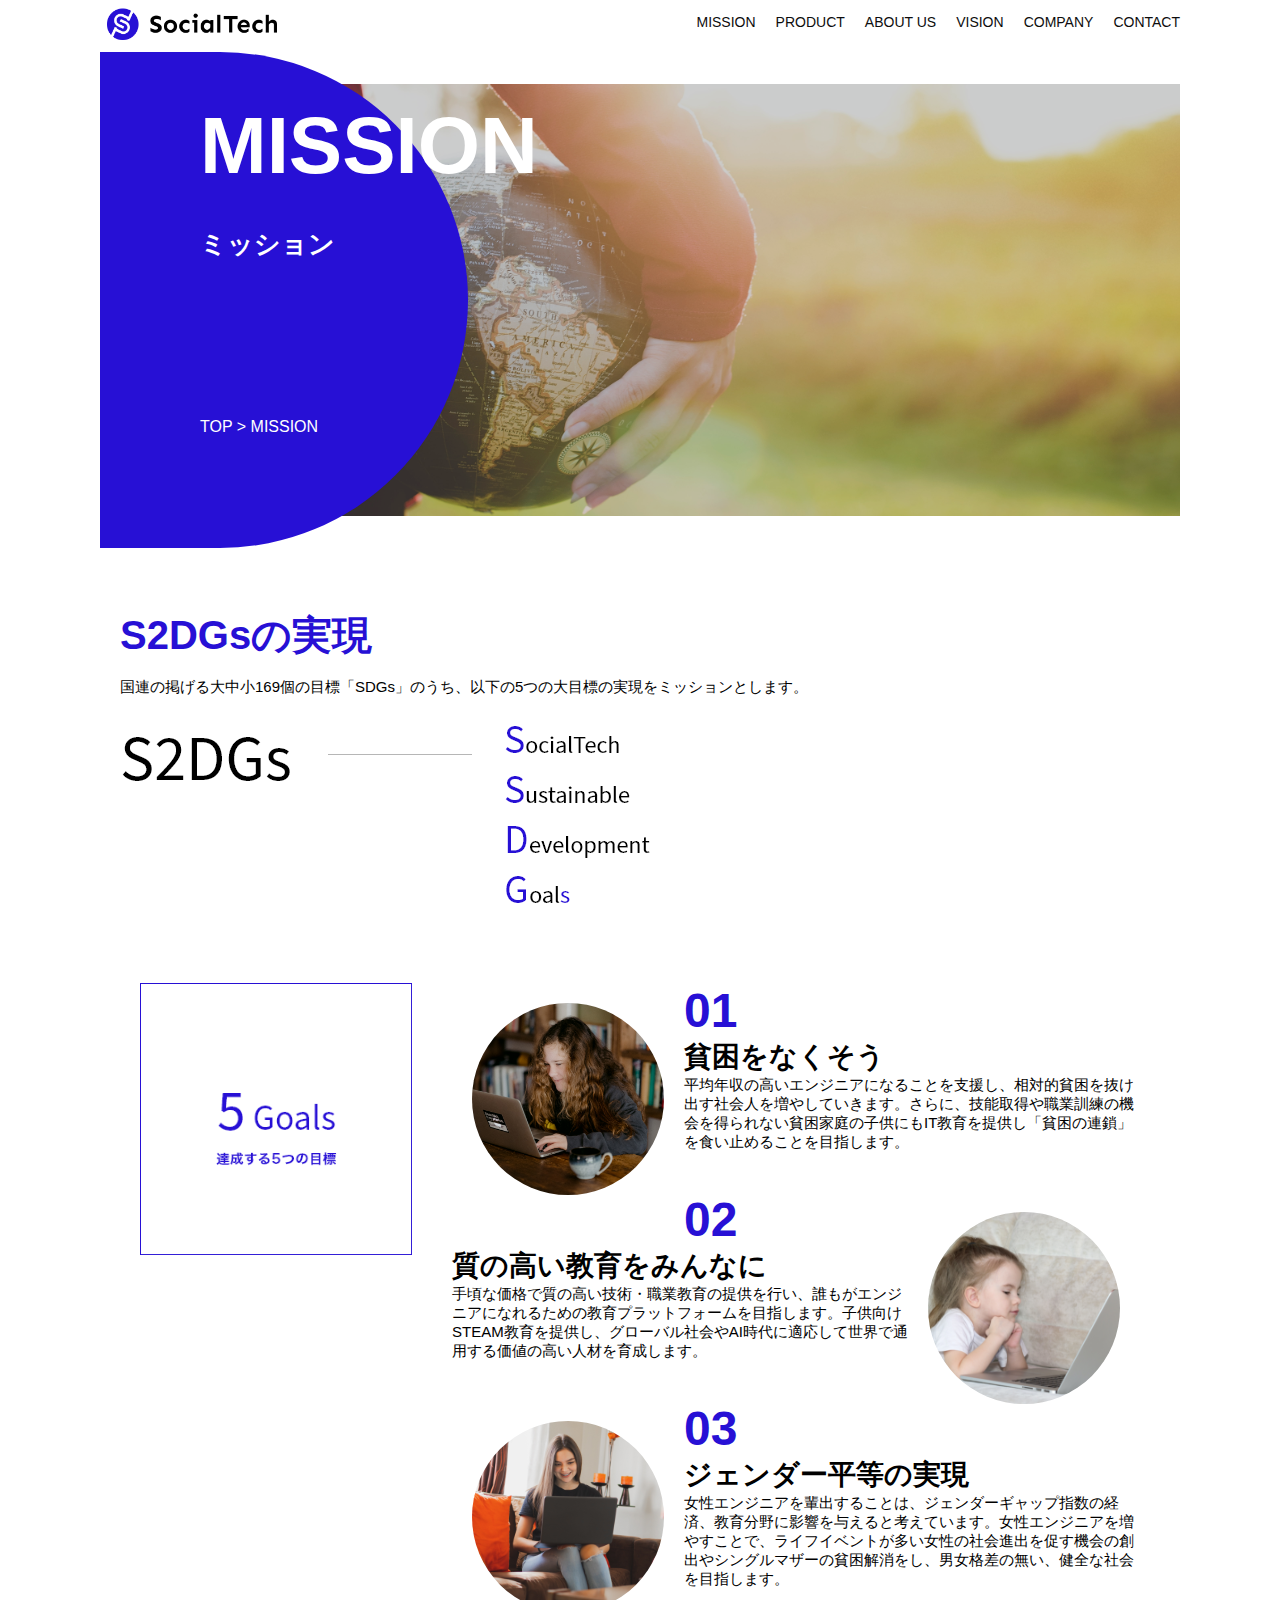
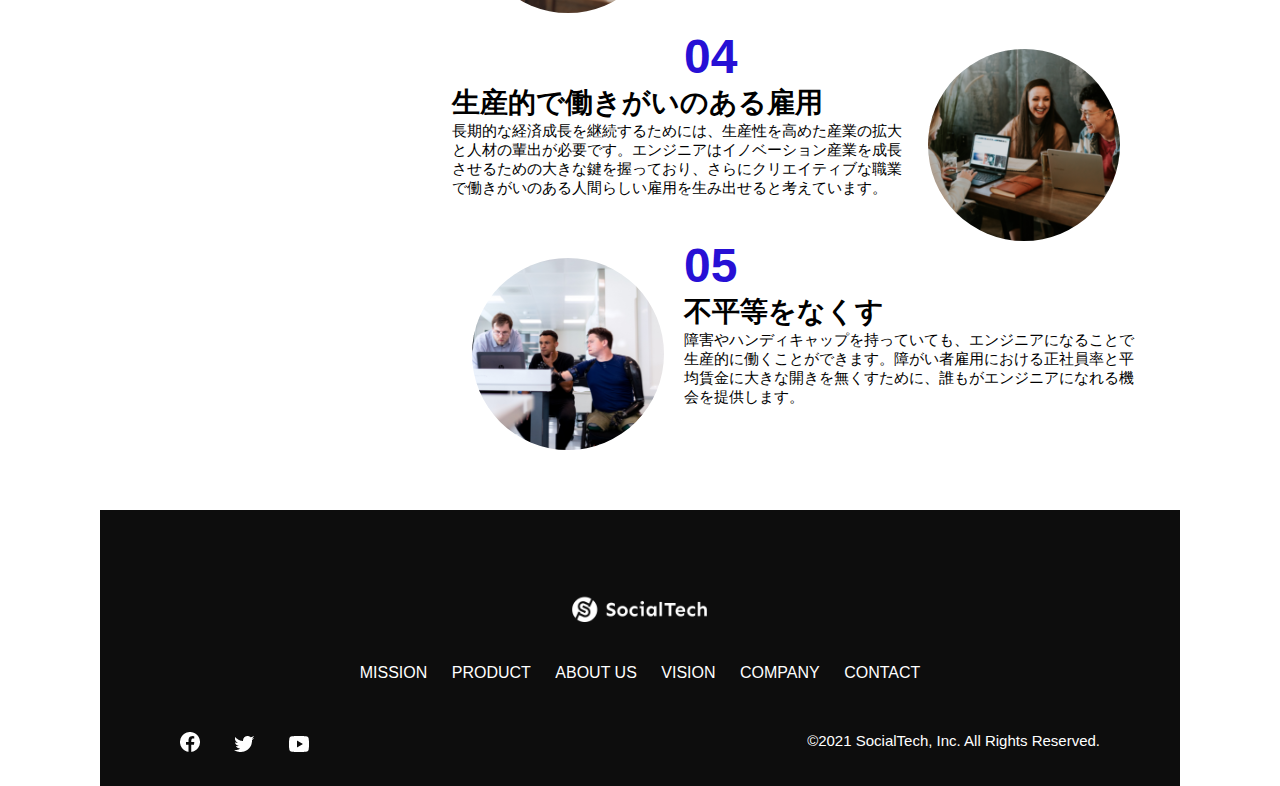
<file: mission.html>
<!DOCTYPE html>
<html>
  <head>
    <title>SocialTech - MISSION ミッション -</title>
    <meta charset="utf-8">
    <meta name="description" content="SocialTechが目指す5つの目標（S2DGs）を紹介します">
    <meta name="viewport" content="width=device-width, initial-scale=1.0">
    <link rel="stylesheet" href="style.css">
  </head>

  <body>
    <!-- ヘッダー -->
    <header>
      <!-- ロゴ -->
      <a href="index.html" id="logo">
        <img src="images/logo.png" alt="トップページに戻る">
      </a>

      <!-- PC用ナビゲーション -->
      <nav id="nav-pc">
        <ul>
          <li><a href="mission.html">MISSION</a></li>
          <li><a href="product.html">PRODUCT</a></li>
          <li><a href="index.html#aboutus">ABOUT US</a></li>
          <li><a href="index.html#vision">VISION</a></li>
          <li><a href="index.html#company">COMPANY</a></li>
          <li><a href="index.html#contact">CONTACT</a></li>
        </ul>
      </nav>

      <!-- スマホ用メニューボタン -->
      <button id="menu-sp" onclick="document.getElementById('nav-sp').style.display = 'block'">
        <img src="images/button-menu.png" alt="ナビゲーションを開く">
      </button>

      <!-- スマホ用ナビゲーション -->
      <div id="nav-sp">
        <button id="close" onclick="document.getElementById('nav-sp').style.display = 'none'">
          <img src="images/button-close.png" alt="ナビゲーションを閉じる">
        </button>

        <nav>
          <ul>
            <li>
              <a id="logo-sp" href="index.html" onclick="document.getElementById('nav-sp').style.display = 'none'"><img src="images/logo-sp.png" alt="トップページに戻る"></a>
            </li>
            <li><a class="menu" href="mission.html" onclick="document.getElementById('nav-sp').style.display = 'none'">MISSION</a></li>
            <li><a class="menu" href="product.html" onclick="document.getElementById('nav-sp').style.display = 'none'">PRODUCT</a></li>
            <li><a class="menu" href="index.html#aboutus" onclick="document.getElementById('nav-sp').style.display = 'none'">ABOUT US</a></li>
            <li><a class="menu" href="index.html#vision" onclick="document.getElementById('nav-sp').style.display = 'none'">VISION</a></li>
            <li><a class="menu" href="index.html#company" onclick="document.getElementById('nav-sp').style.display = 'none'">COMPANY</a></li>
            <li><a class="menu" href="index.html#contact" onclick="document.getElementById('nav-sp').style.display = 'none'">CONTACT</a></li>
          </ul>
        </nav>
        <div id="sns">
          <a href="https://www.facebook.com/sejuku2013">
            <img src="images/button-facebook.png" alt="Facebookのリンク">
          </a>
          <a href="https://twitter.com/samuraijuku">
            <img src="images/button-twitter.png" alt="Twitterのリンク">
          </a>
          <a href="https://www.youtube.com/channel/UCCFOQO5aDK0xXam4cUQXT8g">
            <img src="images/button-youtube.png" alt="YouTubeのリンク">
          </a>
        </div>
      </div>
    </header>

    <main>
      <article>
        <section id="mission-main">
           <div class="mission-main-inner">
             <div id="mission-title">
               <h1>MISSION<br><span>ミッション</span></h1>
               <p>TOP > MISSION</p>
             </div>
           </div>
         </section>

         <section id="mission-s2dgs">
            <h2 class="mission-h2">S2DGsの実現</h2>
            <p>国連の掲げる大中小169個の目標「SDGs」のうち、以下の5つの大目標の実現をミッションとします。</p>
            <img src="images/mission/mission-s2dgs.png" alt="S2DGs">
          </section>

           <section id="mission-five-goals">
           <div class="five-goals-image">
             <img src="images/mission/mission-5goals.png" alt="5Goals">
           </div>
           <div class="five-goals-read">
             <div>
               <img class="fivegoals-image-left" src="images/mission/mission-5goals01.png" alt="PCを操作する女の子">
               <span class="fivegoals-number">01</span>
               <h3 class="fivegoals-h3">貧困をなくそう</h3>
               <p class="fivegoals-p">平均年収の高いエンジニアになることを支援し、相対的貧困を抜け出す社会人を増やしていきます。さらに、技能取得や職業訓練の機会を得られない貧困家庭の子供にもIT教育を提供し「貧困の連鎖」を食い止めることを目指します。</p>
             </div>
             <div>
               <img class="fivegoals-image-right" src="images/mission/mission-5goals02.png" alt="PCを見つめる小さい女の子">
               <span class="fivegoals-number">02</span>
               <h3 class="fivegoals-h3">質の高い教育をみんなに</h3>
               <p class="fivegoals-p">手頃な価格で質の高い技術・職業教育の提供を行い、誰もがエンジニアになれるための教育プラットフォームを目指します。子供向けSTEAM教育を提供し、グローバル社会やAI時代に適応して世界で通用する価値の高い人材を育成します。</p>
             </div>
             <div>
               <img class="fivegoals-image-left" src="images/mission/mission-5goals03.png" alt="PCを操作する女性">
               <span class="fivegoals-number">03</span>
               <h3 class="fivegoals-h3">ジェンダー平等の実現</h3>
               <p class="fivegoals-p">女性エンジニアを輩出することは、ジェンダーギャップ指数の経済、教育分野に影響を与えると考えています。女性エンジニアを増やすことで、ライフイベントが多い女性の社会進出を促す機会の創出やシングルマザーの貧困解消をし、男女格差の無い、健全な社会を目指します。</p>
             </div>
             <div>
               <img class="fivegoals-image-right" src="images/mission/mission-5goals04.png" alt="笑顔で話し合う3人の男女">
               <span class="fivegoals-number">04</span>
               <h3 class="fivegoals-h3">生産的で働きがいのある雇用</h3>
               <p class="fivegoals-p">長期的な経済成長を継続するためには、生産性を高めた産業の拡大と人材の輩出が必要です。エンジニアはイノベーション産業を成長させるための大きな鍵を握っており、さらにクリエイティブな職業で働きがいのある人間らしい雇用を生み出せると考えています。</p>
             </div>
             <div>
               <img class="fivegoals-image-left" src="images/mission/mission-5goals05.png" alt="障害を持つ男性が生き生きと働く様子">
               <span class="fivegoals-number">05</span>
               <h3 class="fivegoals-h3">不平等をなくす</h3>
               <p class="fivegoals-p">障害やハンディキャップを持っていても、エンジニアになることで生産的に働くことができます。障がい者雇用における正社員率と平均賃金に大きな開きを無くすために、誰もがエンジニアになれる機会を提供します。</p>
             </div>
           </div>
         </section>
      </article>
    </main>

    <footer>
      <div id="footer-logo">
        <img src="images/logo-sp.png" alt="SocialTech">
      </div>
      <div id="footer-link">
        <a href="mission.html">MISSION</a>
        <a href="product.html">PRODUCT</a>
        <a href="index.html#aboutus">ABOUT US</a>
        <a href="index.html#vision">VISION</a>
        <a href="index.html#company">COMPANY</a>
        <a href="index.html#contact">CONTACT</a>
      </div>
      <div id="sns-footer">
        <div class="sns-btns">
          <a href="https://www.facebook.com/sejuku2013"><img src="images/button-facebook.png" alt="Facebookのリンク"></a>
          <a href="https://twitter.com/samuraijuku"><img src="images/button-twitter.png" alt="Twitterのリンク"></a>
          <a href="https://www.youtube.com/channel/UCCFOQO5aDK0xXam4cUQXT8g"><img src="images/button-youtube.png" alt="YouTubeのリンク"></a>
        </div>
        <p id="copyright">&copy;2021 SocialTech, Inc. All Rights Reserved.</p>
      </div>
    </footer>
  </body>
</html>
</file>
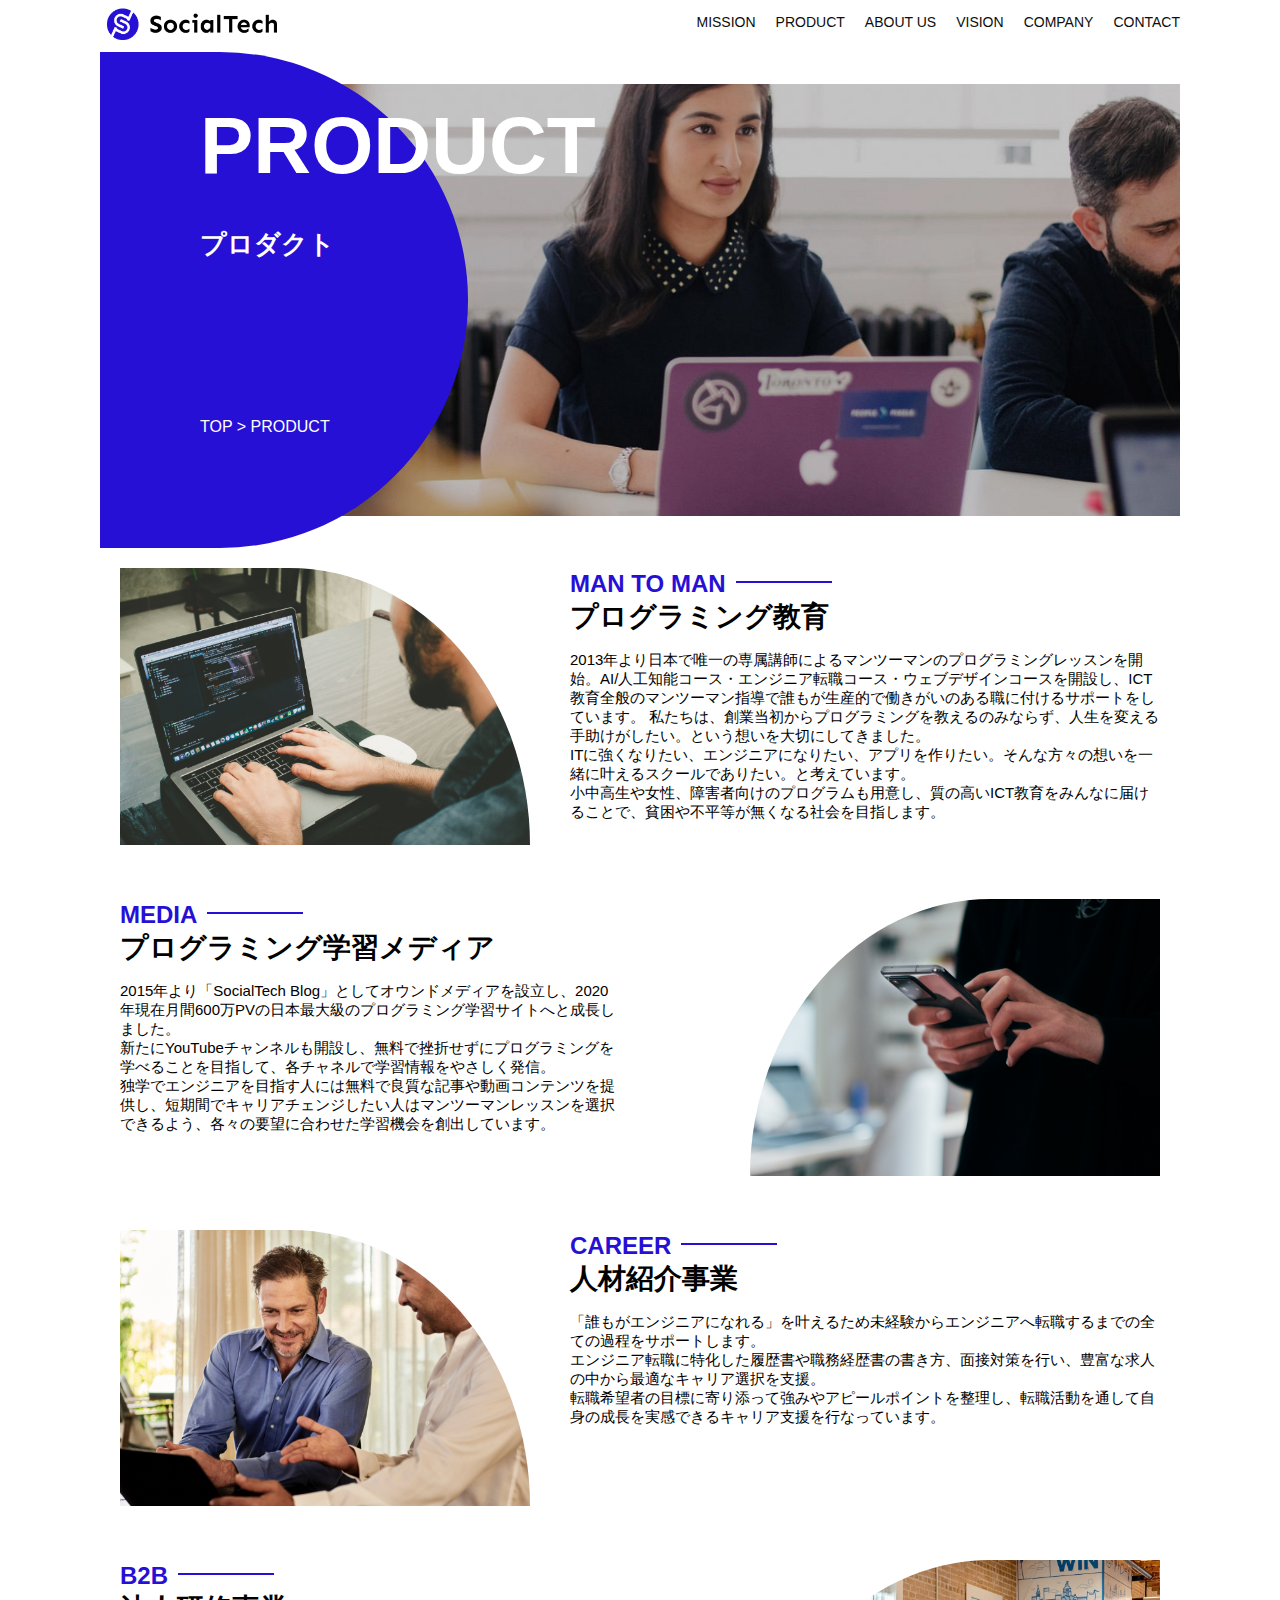
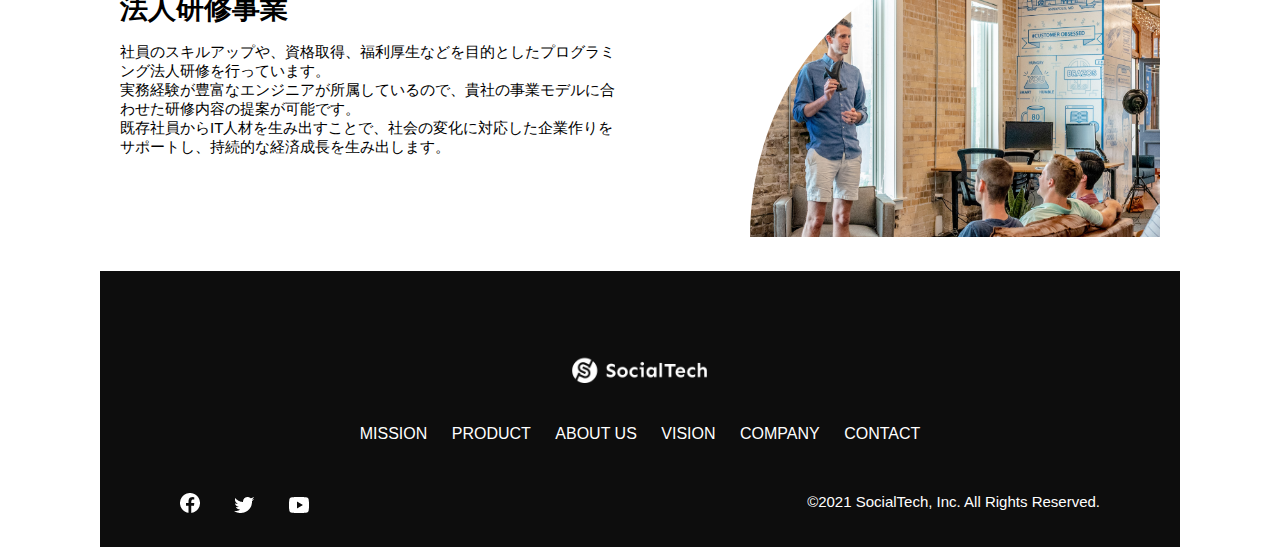
<file: product.html>
<!DOCTYPE html>
<html>
  <head>
    <title>SocialTech -PRODUCT プロダクト-</title>
    <meta charset="utf-8">
    <meta name="description" content="SocialTechの4つのプロダクトを紹介します">
    <meta name="viewport" content="width=device-width, initial-scale=1.0">
    <link rel="stylesheet" href="style.css">
  </head>

  <body>
    <!--ヘッダー-->
  <header>
    <!--ロゴ-->

        <a href="index.html" id="logo">
          <img src="images/logo.png" alt="トップページに戻る">
          </a>
         
          <!-- PC用ナビゲーション -->
      <nav id="nav-pc">
        <ul>
          <li><a href="mission.html">MISSION</a></li>
          <li><a href="product.html">PRODUCT</a></li>
          <li><a href="index.html#aboutus">ABOUT US</a></li>
          <li><a href="index.html#vision">VISION</a></li>
          <li><a href="index.html#company">COMPANY</a></li>
          <li><a href="index.html#contact">CONTACT</a></li>
        </ul>
      </nav>

      <!-- スマホ用メニューボタン -->	
      <button id="menu-sp" onclick="document.getElementById('nav-sp').style.display = 'block'">	<img src="images/button-menu.png" alt="ナビゲーションを開く">	</button>

      <!-- スマホ用ナビゲーション -->
      <div id="nav-sp">
        <button id="close" onclick="document.getElementById('nav-sp').style.display = 'none'">
          <img src="images/button-close.png" alt="ナビゲーションを閉じる">
        </button>

        <nav>
          <ul>
            <li>
              <a id="logo-sp" href="index.html" onclick="document.getElementById('nav-sp').style.display = 'none'"><img src="images/logo-sp.png" alt="トップページに戻る"></a>
            </li>
            <li><a class="menu" href="mission.html" onclick="document.getElementById('nav-sp').style.display = 'none'">MISSION</a></li>
            <li><a class="menu" href="product.html" onclick="document.getElementById('nav-sp').style.display = 'none'">PRODUCT</a></li>
            <li><a class="menu" href="index.html#aboutus" onclick="document.getElementById('nav-sp').style.display = 'none'">ABOUT US</a></li>
            <li><a class="menu" href="index.html#vision" onclick="document.getElementById('nav-sp').style.display = 'none'">VISION</a></li>
            <li><a class="menu" href="index.html#company" onclick="document.getElementById('nav-sp').style.display = 'none'">COMPANY</a></li>
            <li><a class="menu" href="index.html#contact" onclick="document.getElementById('nav-sp').style.display = 'none'">CONTACT</a></li>
          </ul>
        </nav>
        <div id="sns">
          <a href="https://www.facebook.com/sejuku2013">
            <img src="images/button-facebook.png" alt="Facebookのリンク">
          </a>
          <a href="https://twitter.com/samuraijuku">
            <img src="images/button-twitter.png" alt="Twitterのリンク">
          </a>
          <a href="https://www.youtube.com/channel/UCCFOQO5aDK0xXam4cUQXT8g">
            <img src="images/button-youtube.png" alt="YouTubeのリンク">
          </a>
        </div>
      </div>
    </header>

    <main>
      <article> 
        <section id="product-main">
           <div class="product-main-inner">
             <div id="product-title">
               <h1>PRODUCT<br><span>プロダクト</span></h1>
               <p>TOP > PRODUCT</p>
             </div>
           </div>
         </section>

          <section class="product-section product-section-left">
           <div class="product-section-img">
             <img src="images/product/product-mantoman.png" alt="PCでコードを書く男性">
           </div>
           <div class="product-read">
             <h2 class="product-h2">MAN TO MAN</h2>
             <h3 class="product-h3">プログラミング教育</h3>
             <p>
               2013年より日本で唯一の専属講師によるマンツーマンのプログラミングレッスンを開始。AI/人工知能コース・エンジニア転職コース・ウェブデザインコースを開設し、ICT教育全般のマンツーマン指導で誰もが生産的で働きがいのある職に付けるサポートをしています。 私たちは、創業当初からプログラミングを教えるのみならず、人生を変える手助けがしたい。という想いを大切にしてきました。<br>ITに強くなりたい、エンジニアになりたい、アプリを作りたい。そんな方々の想いを一緒に叶えるスクールでありたい。と考えています。<br>小中高生や女性、障害者向けのプログラムも用意し、質の高いICT教育をみんなに届けることで、貧困や不平等が無くなる社会を目指します。
             </p>
           </div>
         </section>
 
         <section class="product-section product-section-right">
           <div class="product-read">
             <h2 class="product-h2">MEDIA</h2>
             <h3 class="product-h3">プログラミング学習メディア</h3>
             <p>2015年より「SocialTech Blog」としてオウンドメディアを設立し、2020年現在月間600万PVの日本最大級のプログラミング学習サイトへと成長しました。<br>新たにYouTubeチャンネルも開設し、無料で挫折せずにプログラミングを学べることを目指して、各チャネルで学習情報をやさしく発信。<br>独学でエンジニアを目指す人には無料で良質な記事や動画コンテンツを提供し、短期間でキャリアチェンジしたい人はマンツーマンレッスンを選択できるよう、各々の要望に合わせた学習機会を創出しています。</p>
           </div>
           <div class="product-section-img">
             <img src="images/product/product-media.png" alt="スマートフォンを操作する人">
           </div>
         </section>
 
         <section class="product-section product-section-left">
           <div class="product-section-img">
             <img src="images/product/product-career.png" alt="笑顔で話し合う2人の男性">
           </div>
           <div class="product-read">
             <h2 class="product-h2">CAREER</h2>
             <h3 class="product-h3">人材紹介事業</h3>
             <p>「誰もがエンジニアになれる」を叶えるため未経験からエンジニアへ転職するまでの全ての過程をサポートします。<br>エンジニア転職に特化した履歴書や職務経歴書の書き方、面接対策を行い、豊富な求人の中から最適なキャリア選択を支援。<br>転職希望者の目標に寄り添って強みやアピールポイントを整理し、転職活動を通して自身の成長を実感できるキャリア支援を行なっています。<br></p>
           </div>
         </section>
 
         <section class="product-section product-section-right">
           <div class="product-read">
             <h2 class="product-h2">B2B</h2>
             <h3 class="product-h3">法人研修事業</h3>
             <p>社員のスキルアップや、資格取得、福利厚生などを目的としたプログラミング法人研修を行っています。<br>実務経験が豊富なエンジニアが所属しているので、貴社の事業モデルに合わせた研修内容の提案が可能です。<br>既存社員からIT人材を生み出すことで、社会の変化に対応した企業作りをサポートし、持続的な経済成長を生み出します。</p>
           </div>
           <div class="product-section-img">
             <img src="images/product/product-b2b.png" alt="講演中の男性とそれを聴く人々">
           </div>
         </section>

      </article>
    </main>

    <footer>
      <div id="footer-logo">
        <img src="images/logo-sp.png" alt="SocialTech">
      </div>
      <div id="footer-link">
        <a href="mission.html">MISSION</a>
        <a href="product.html">PRODUCT</a>
        <a href="index.html#aboutus">ABOUT US</a>
        <a href="index.html#vision">VISION</a>
        <a href="index.html#company">COMPANY</a>
        <a href="index.html#contact">CONTACT</a>
      </div>
      <div id="sns-footer">
        <div class="sns-btns">
          <a href="https://www.facebook.com/sejuku2013"><img src="images/button-facebook.png" alt="Facebookのリンク"></a>
          <a href="https://twitter.com/samuraijuku"><img src="images/button-twitter.png" alt="Twitterのリンク"></a>
          <a href="https://www.youtube.com/channel/UCCFOQO5aDK0xXam4cUQXT8g"><img src="images/button-youtube.png" alt="YouTubeのリンク"></a>
        </div>
        <p id="copyright">&copy;2021 SocialTech, Inc. All Rights Reserved.</p>
      </div>
    </footer>
    
  </body>
</html>
</file>
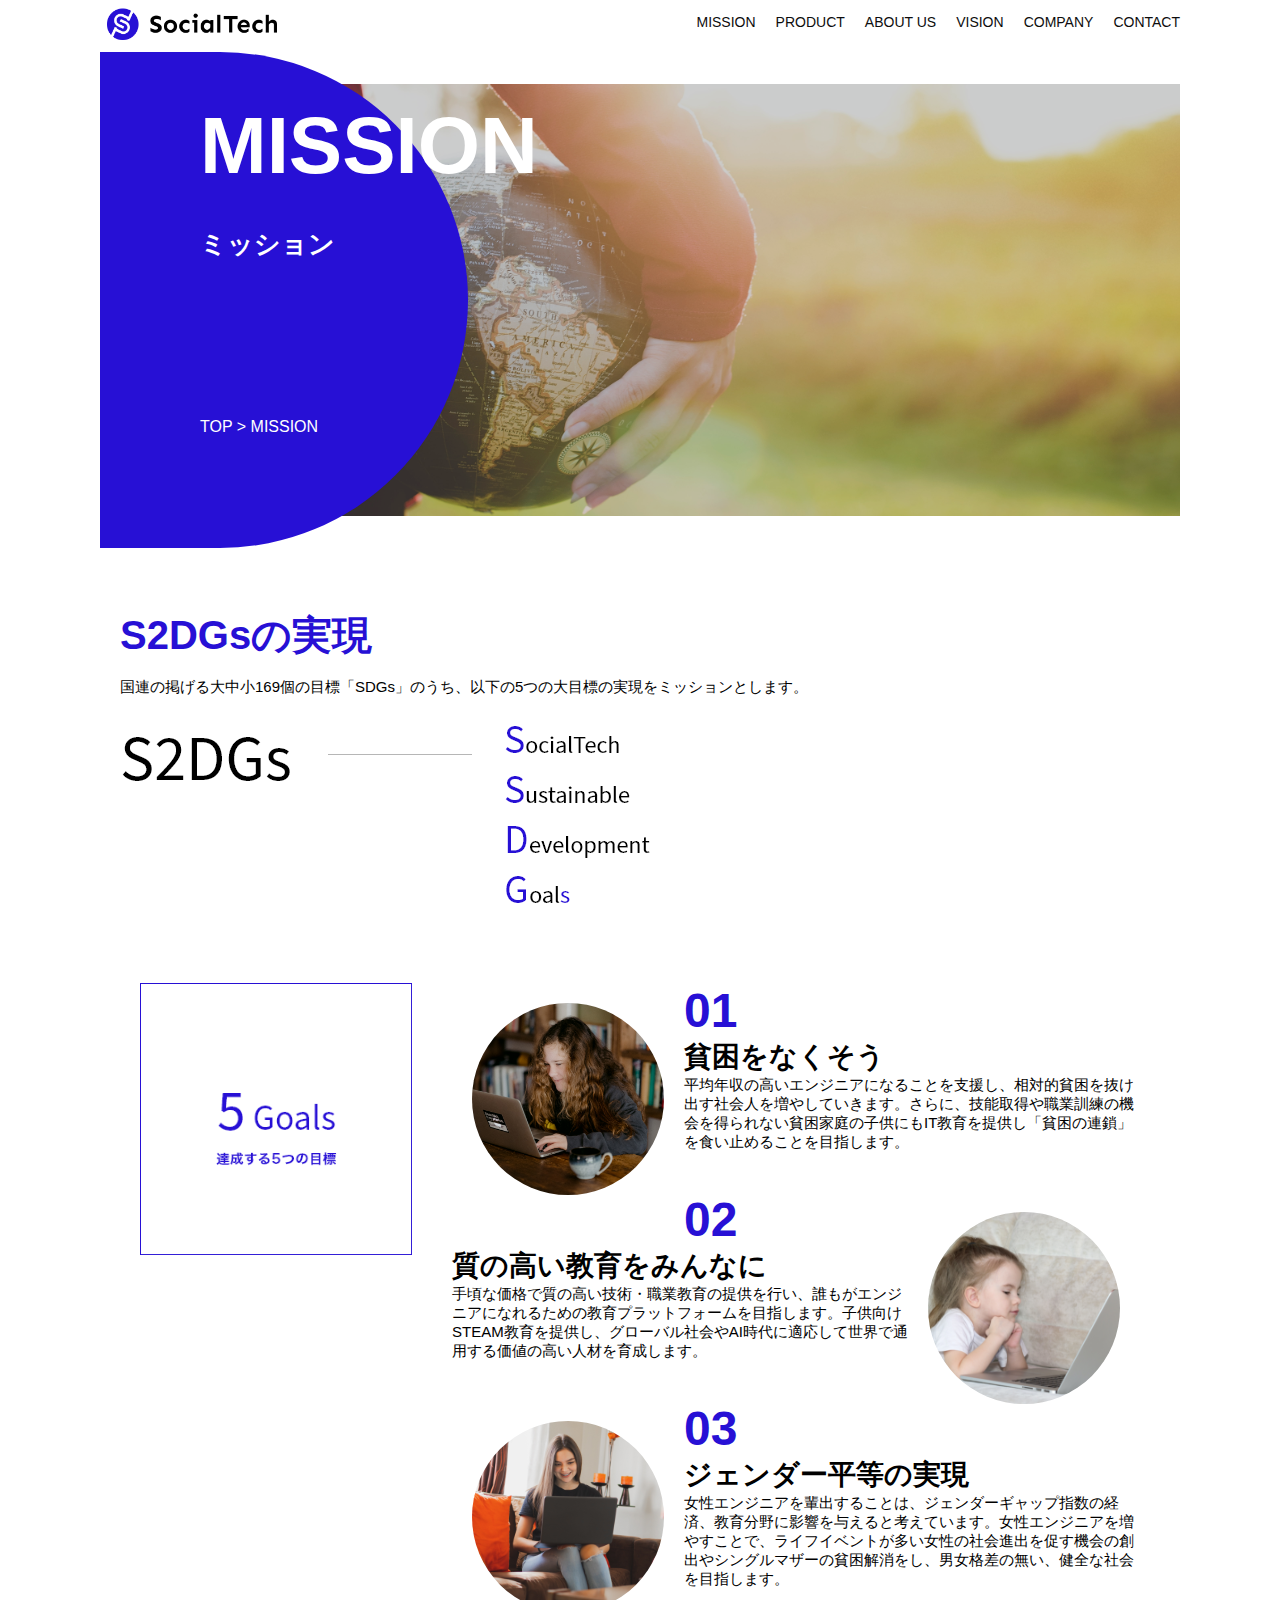
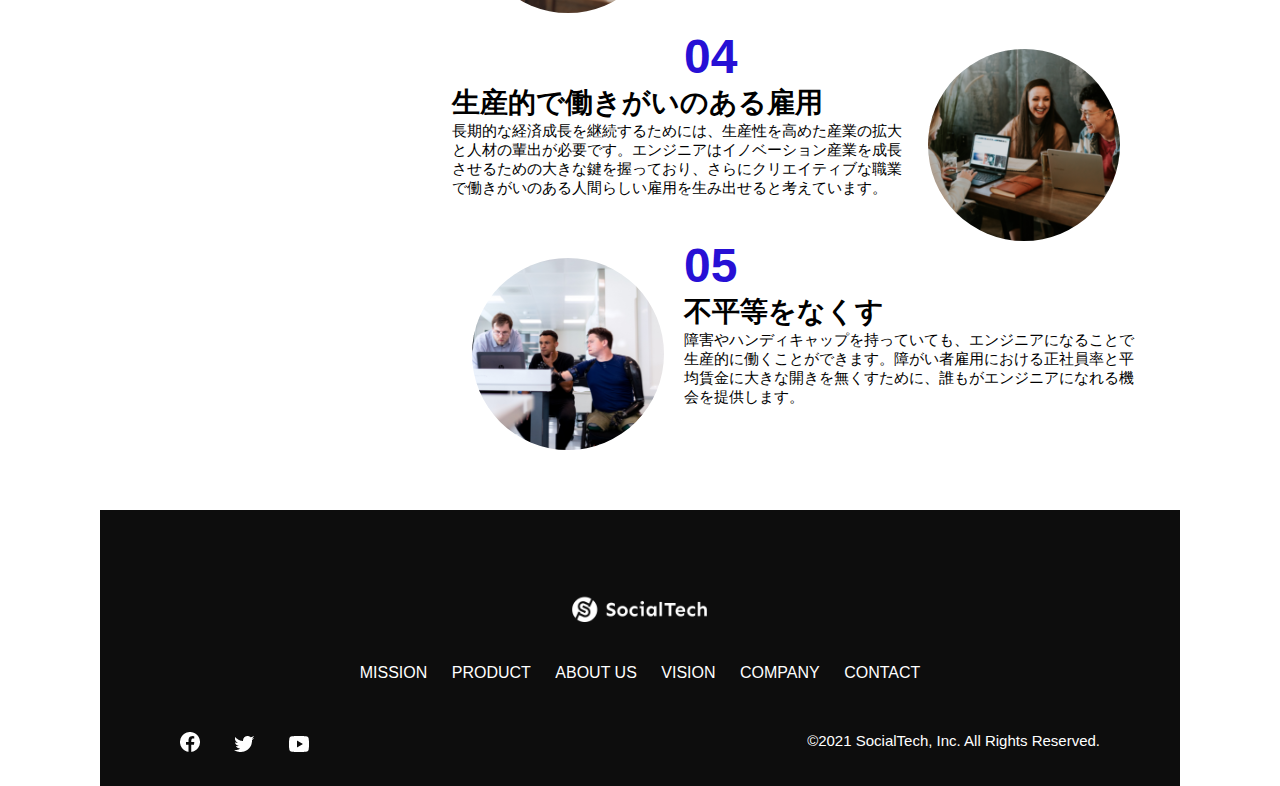
<file: kadai_tutorial_output/socialtech/mission.html>
<!DOCTYPE html>
<html>
  <head>
    <title>SocialTech - MISSION ミッション -</title>
    <meta charset="utf-8">
    <meta name="description" content="SocialTechが目指す5つの目標（S2DGs）を紹介します">
    <meta name="viewport" content="width=device-width, initial-scale=1.0">
    <link rel="stylesheet" href="style.css">
  </head>

  <body>
    <!-- ヘッダー -->
    <header>
      <!-- ロゴ -->
      <a href="index.html" id="logo">
        <img src="images/logo.png" alt="トップページに戻る">
      </a>

      <!-- PC用ナビゲーション -->
      <nav id="nav-pc">
        <ul>
          <li><a href="mission.html">MISSION</a></li>
          <li><a href="product.html">PRODUCT</a></li>
          <li><a href="index.html#aboutus">ABOUT US</a></li>
          <li><a href="index.html#vision">VISION</a></li>
          <li><a href="index.html#company">COMPANY</a></li>
          <li><a href="index.html#contact">CONTACT</a></li>
        </ul>
      </nav>

      <!-- スマホ用メニューボタン -->
      <button id="menu-sp" onclick="document.getElementById('nav-sp').style.display = 'block'">
        <img src="images/button-menu.png" alt="ナビゲーションを開く">
      </button>

      <!-- スマホ用ナビゲーション -->
      <div id="nav-sp">
        <button id="close" onclick="document.getElementById('nav-sp').style.display = 'none'">
          <img src="images/button-close.png" alt="ナビゲーションを閉じる">
        </button>

        <nav>
          <ul>
            <li>
              <a id="logo-sp" href="index.html" onclick="document.getElementById('nav-sp').style.display = 'none'"><img src="images/logo-sp.png" alt="トップページに戻る"></a>
            </li>
            <li><a class="menu" href="mission.html" onclick="document.getElementById('nav-sp').style.display = 'none'">MISSION</a></li>
            <li><a class="menu" href="product.html" onclick="document.getElementById('nav-sp').style.display = 'none'">PRODUCT</a></li>
            <li><a class="menu" href="index.html#aboutus" onclick="document.getElementById('nav-sp').style.display = 'none'">ABOUT US</a></li>
            <li><a class="menu" href="index.html#vision" onclick="document.getElementById('nav-sp').style.display = 'none'">VISION</a></li>
            <li><a class="menu" href="index.html#company" onclick="document.getElementById('nav-sp').style.display = 'none'">COMPANY</a></li>
            <li><a class="menu" href="index.html#contact" onclick="document.getElementById('nav-sp').style.display = 'none'">CONTACT</a></li>
          </ul>
        </nav>
        <div id="sns">
          <a href="https://www.facebook.com/sejuku2013">
            <img src="images/button-facebook.png" alt="Facebookのリンク">
          </a>
          <a href="https://twitter.com/samuraijuku">
            <img src="images/button-twitter.png" alt="Twitterのリンク">
          </a>
          <a href="https://www.youtube.com/channel/UCCFOQO5aDK0xXam4cUQXT8g">
            <img src="images/button-youtube.png" alt="YouTubeのリンク">
          </a>
        </div>
      </div>
    </header>

    <main>
      <article>
        <section id="mission-main">
           <div class="mission-main-inner">
             <div id="mission-title">
               <h1>MISSION<br><span>ミッション</span></h1>
               <p>TOP > MISSION</p>
             </div>
           </div>
         </section>

         <section id="mission-s2dgs">
            <h2 class="mission-h2">S2DGsの実現</h2>
            <p>国連の掲げる大中小169個の目標「SDGs」のうち、以下の5つの大目標の実現をミッションとします。</p>
            <img src="images/mission/mission-s2dgs.png" alt="S2DGs">
          </section>

           <section id="mission-five-goals">
           <div class="five-goals-image">
             <img src="images/mission/mission-5goals.png" alt="5Goals">
           </div>
           <div class="five-goals-read">
             <div>
               <img class="fivegoals-image-left" src="images/mission/mission-5goals01.png" alt="PCを操作する女の子">
               <span class="fivegoals-number">01</span>
               <h3 class="fivegoals-h3">貧困をなくそう</h3>
               <p class="fivegoals-p">平均年収の高いエンジニアになることを支援し、相対的貧困を抜け出す社会人を増やしていきます。さらに、技能取得や職業訓練の機会を得られない貧困家庭の子供にもIT教育を提供し「貧困の連鎖」を食い止めることを目指します。</p>
             </div>
             <div>
               <img class="fivegoals-image-right" src="images/mission/mission-5goals02.png" alt="PCを見つめる小さい女の子">
               <span class="fivegoals-number">02</span>
               <h3 class="fivegoals-h3">質の高い教育をみんなに</h3>
               <p class="fivegoals-p">手頃な価格で質の高い技術・職業教育の提供を行い、誰もがエンジニアになれるための教育プラットフォームを目指します。子供向けSTEAM教育を提供し、グローバル社会やAI時代に適応して世界で通用する価値の高い人材を育成します。</p>
             </div>
             <div>
               <img class="fivegoals-image-left" src="images/mission/mission-5goals03.png" alt="PCを操作する女性">
               <span class="fivegoals-number">03</span>
               <h3 class="fivegoals-h3">ジェンダー平等の実現</h3>
               <p class="fivegoals-p">女性エンジニアを輩出することは、ジェンダーギャップ指数の経済、教育分野に影響を与えると考えています。女性エンジニアを増やすことで、ライフイベントが多い女性の社会進出を促す機会の創出やシングルマザーの貧困解消をし、男女格差の無い、健全な社会を目指します。</p>
             </div>
             <div>
               <img class="fivegoals-image-right" src="images/mission/mission-5goals04.png" alt="笑顔で話し合う3人の男女">
               <span class="fivegoals-number">04</span>
               <h3 class="fivegoals-h3">生産的で働きがいのある雇用</h3>
               <p class="fivegoals-p">長期的な経済成長を継続するためには、生産性を高めた産業の拡大と人材の輩出が必要です。エンジニアはイノベーション産業を成長させるための大きな鍵を握っており、さらにクリエイティブな職業で働きがいのある人間らしい雇用を生み出せると考えています。</p>
             </div>
             <div>
               <img class="fivegoals-image-left" src="images/mission/mission-5goals05.png" alt="障害を持つ男性が生き生きと働く様子">
               <span class="fivegoals-number">05</span>
               <h3 class="fivegoals-h3">不平等をなくす</h3>
               <p class="fivegoals-p">障害やハンディキャップを持っていても、エンジニアになることで生産的に働くことができます。障がい者雇用における正社員率と平均賃金に大きな開きを無くすために、誰もがエンジニアになれる機会を提供します。</p>
             </div>
           </div>
         </section>
      </article>
    </main>

    <footer>
      <div id="footer-logo">
        <img src="images/logo-sp.png" alt="SocialTech">
      </div>
      <div id="footer-link">
        <a href="mission.html">MISSION</a>
        <a href="product.html">PRODUCT</a>
        <a href="index.html#aboutus">ABOUT US</a>
        <a href="index.html#vision">VISION</a>
        <a href="index.html#company">COMPANY</a>
        <a href="index.html#contact">CONTACT</a>
      </div>
      <div id="sns-footer">
        <div class="sns-btns">
          <a href="https://www.facebook.com/sejuku2013"><img src="images/button-facebook.png" alt="Facebookのリンク"></a>
          <a href="https://twitter.com/samuraijuku"><img src="images/button-twitter.png" alt="Twitterのリンク"></a>
          <a href="https://www.youtube.com/channel/UCCFOQO5aDK0xXam4cUQXT8g"><img src="images/button-youtube.png" alt="YouTubeのリンク"></a>
        </div>
        <p id="copyright">&copy;2021 SocialTech, Inc. All Rights Reserved.</p>
      </div>
    </footer>
  </body>
</html>
</file>
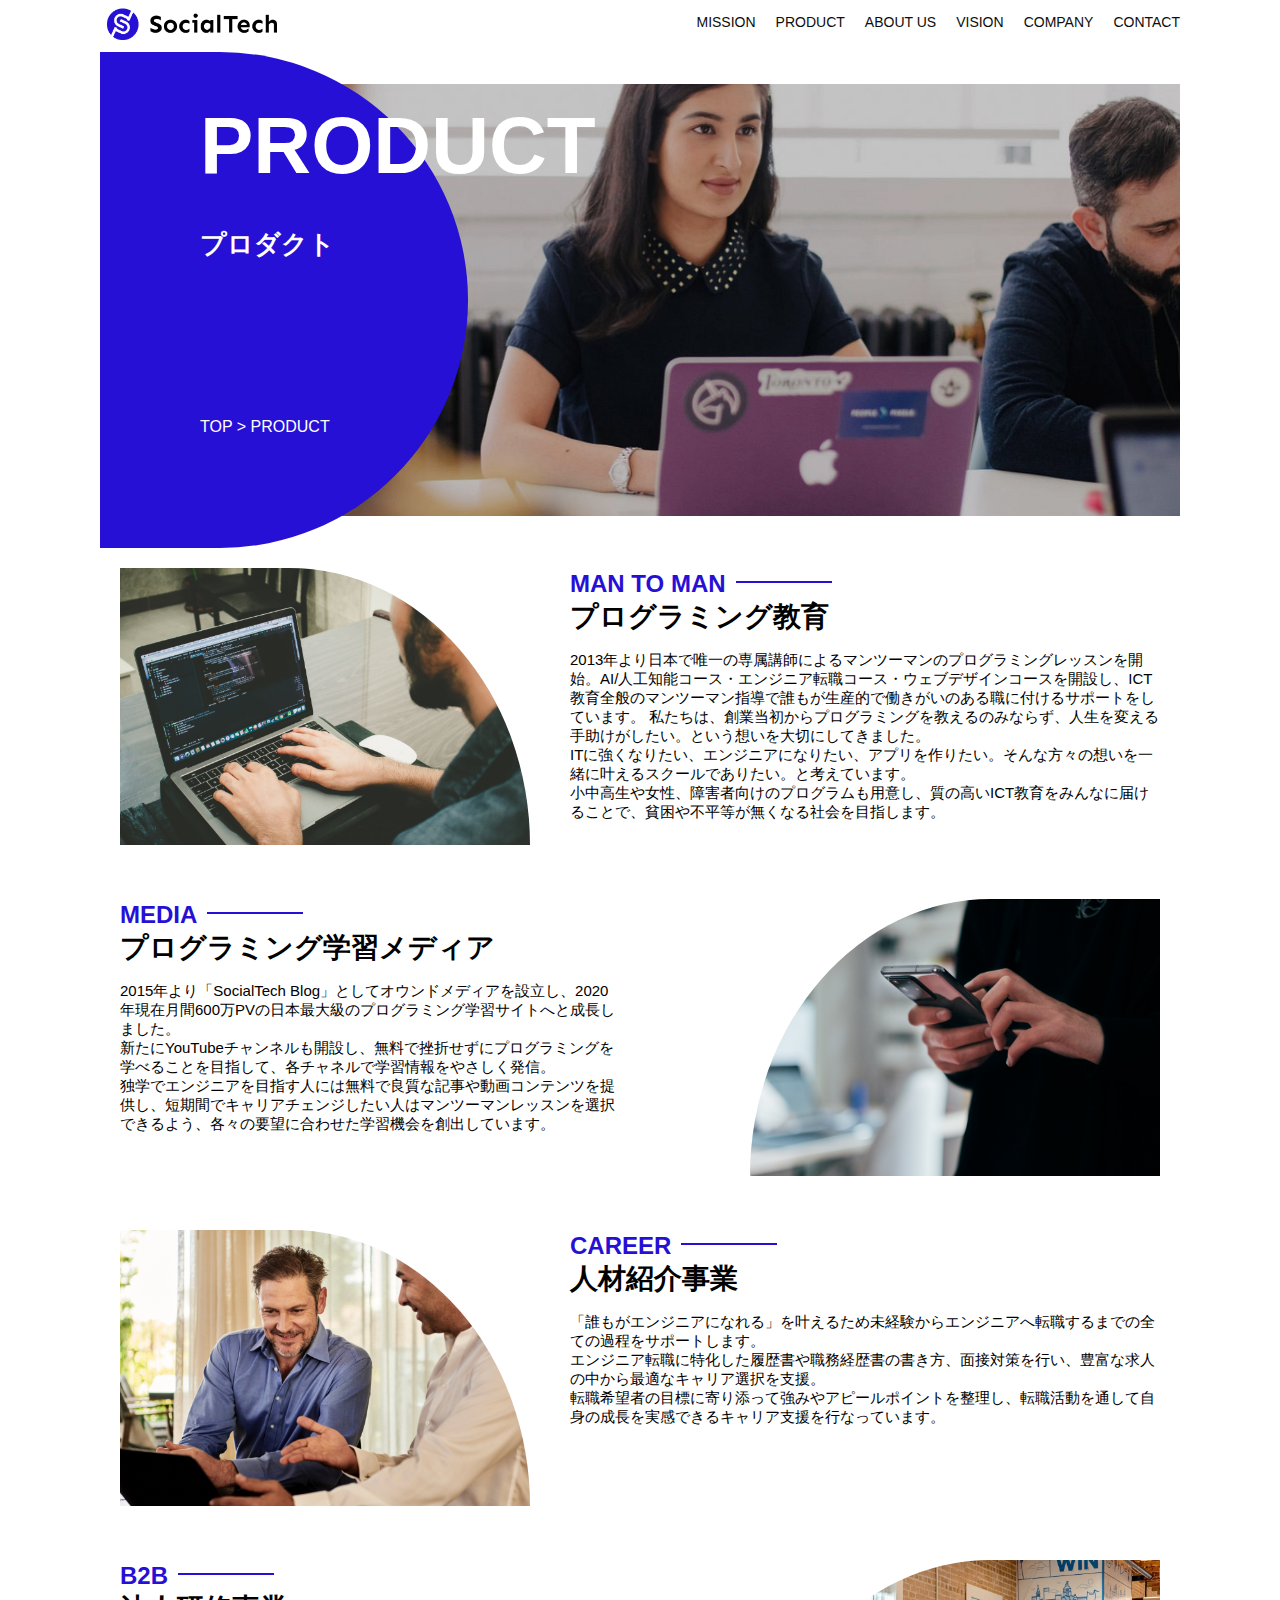
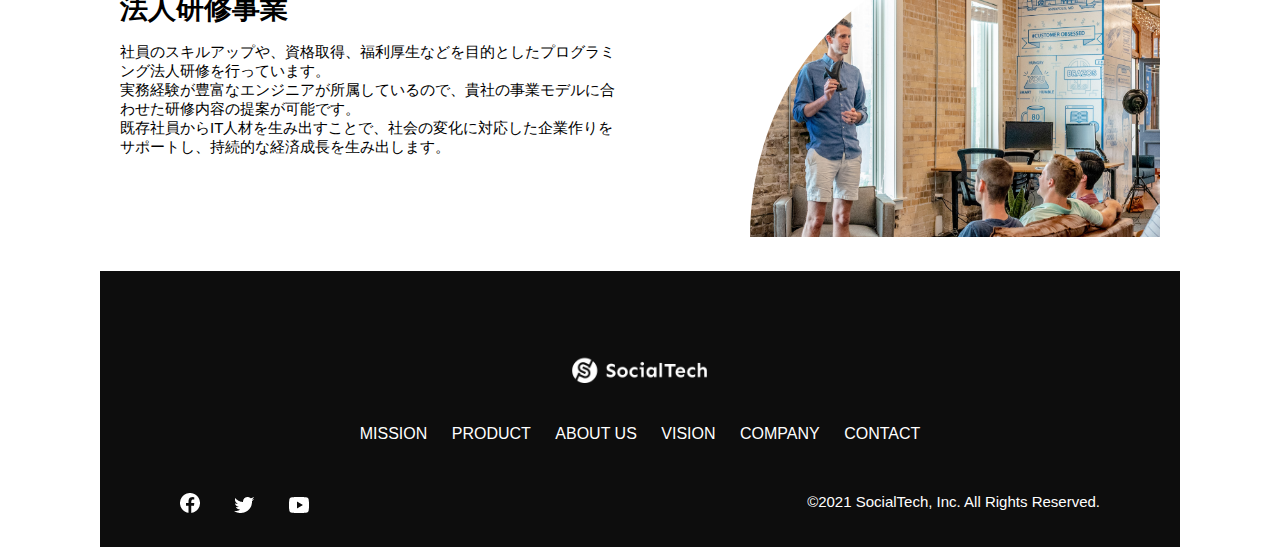
<file: kadai_tutorial_output/socialtech/product.html>
<!DOCTYPE html>
<html>
  <head>
    <title>SocialTech -PRODUCT プロダクト-</title>
    <meta charset="utf-8">
    <meta name="description" content="SocialTechの4つのプロダクトを紹介します">
    <meta name="viewport" content="width=device-width, initial-scale=1.0">
    <link rel="stylesheet" href="style.css">
  </head>

  <body>
    <!--ヘッダー-->
  <header>
    <!--ロゴ-->

        <a href="index.html" id="logo">
          <img src="images/logo.png" alt="トップページに戻る">
          </a>
         
          <!-- PC用ナビゲーション -->
      <nav id="nav-pc">
        <ul>
          <li><a href="mission.html">MISSION</a></li>
          <li><a href="product.html">PRODUCT</a></li>
          <li><a href="index.html#aboutus">ABOUT US</a></li>
          <li><a href="index.html#vision">VISION</a></li>
          <li><a href="index.html#company">COMPANY</a></li>
          <li><a href="index.html#contact">CONTACT</a></li>
        </ul>
      </nav>

      <!-- スマホ用メニューボタン -->	
      <button id="menu-sp" onclick="document.getElementById('nav-sp').style.display = 'block'">	<img src="images/button-menu.png" alt="ナビゲーションを開く">	</button>

      <!-- スマホ用ナビゲーション -->
      <div id="nav-sp">
        <button id="close" onclick="document.getElementById('nav-sp').style.display = 'none'">
          <img src="images/button-close.png" alt="ナビゲーションを閉じる">
        </button>

        <nav>
          <ul>
            <li>
              <a id="logo-sp" href="index.html" onclick="document.getElementById('nav-sp').style.display = 'none'"><img src="images/logo-sp.png" alt="トップページに戻る"></a>
            </li>
            <li><a class="menu" href="mission.html" onclick="document.getElementById('nav-sp').style.display = 'none'">MISSION</a></li>
            <li><a class="menu" href="product.html" onclick="document.getElementById('nav-sp').style.display = 'none'">PRODUCT</a></li>
            <li><a class="menu" href="index.html#aboutus" onclick="document.getElementById('nav-sp').style.display = 'none'">ABOUT US</a></li>
            <li><a class="menu" href="index.html#vision" onclick="document.getElementById('nav-sp').style.display = 'none'">VISION</a></li>
            <li><a class="menu" href="index.html#company" onclick="document.getElementById('nav-sp').style.display = 'none'">COMPANY</a></li>
            <li><a class="menu" href="index.html#contact" onclick="document.getElementById('nav-sp').style.display = 'none'">CONTACT</a></li>
          </ul>
        </nav>
        <div id="sns">
          <a href="https://www.facebook.com/sejuku2013">
            <img src="images/button-facebook.png" alt="Facebookのリンク">
          </a>
          <a href="https://twitter.com/samuraijuku">
            <img src="images/button-twitter.png" alt="Twitterのリンク">
          </a>
          <a href="https://www.youtube.com/channel/UCCFOQO5aDK0xXam4cUQXT8g">
            <img src="images/button-youtube.png" alt="YouTubeのリンク">
          </a>
        </div>
      </div>
    </header>

    <main>
      <article> 
        <section id="product-main">
           <div class="product-main-inner">
             <div id="product-title">
               <h1>PRODUCT<br><span>プロダクト</span></h1>
               <p>TOP > PRODUCT</p>
             </div>
           </div>
         </section>

          <section class="product-section product-section-left">
           <div class="product-section-img">
             <img src="images/product/product-mantoman.png" alt="PCでコードを書く男性">
           </div>
           <div class="product-read">
             <h2 class="product-h2">MAN TO MAN</h2>
             <h3 class="product-h3">プログラミング教育</h3>
             <p>
               2013年より日本で唯一の専属講師によるマンツーマンのプログラミングレッスンを開始。AI/人工知能コース・エンジニア転職コース・ウェブデザインコースを開設し、ICT教育全般のマンツーマン指導で誰もが生産的で働きがいのある職に付けるサポートをしています。 私たちは、創業当初からプログラミングを教えるのみならず、人生を変える手助けがしたい。という想いを大切にしてきました。<br>ITに強くなりたい、エンジニアになりたい、アプリを作りたい。そんな方々の想いを一緒に叶えるスクールでありたい。と考えています。<br>小中高生や女性、障害者向けのプログラムも用意し、質の高いICT教育をみんなに届けることで、貧困や不平等が無くなる社会を目指します。
             </p>
           </div>
         </section>
 
         <section class="product-section product-section-right">
           <div class="product-read">
             <h2 class="product-h2">MEDIA</h2>
             <h3 class="product-h3">プログラミング学習メディア</h3>
             <p>2015年より「SocialTech Blog」としてオウンドメディアを設立し、2020年現在月間600万PVの日本最大級のプログラミング学習サイトへと成長しました。<br>新たにYouTubeチャンネルも開設し、無料で挫折せずにプログラミングを学べることを目指して、各チャネルで学習情報をやさしく発信。<br>独学でエンジニアを目指す人には無料で良質な記事や動画コンテンツを提供し、短期間でキャリアチェンジしたい人はマンツーマンレッスンを選択できるよう、各々の要望に合わせた学習機会を創出しています。</p>
           </div>
           <div class="product-section-img">
             <img src="images/product/product-media.png" alt="スマートフォンを操作する人">
           </div>
         </section>
 
         <section class="product-section product-section-left">
           <div class="product-section-img">
             <img src="images/product/product-career.png" alt="笑顔で話し合う2人の男性">
           </div>
           <div class="product-read">
             <h2 class="product-h2">CAREER</h2>
             <h3 class="product-h3">人材紹介事業</h3>
             <p>「誰もがエンジニアになれる」を叶えるため未経験からエンジニアへ転職するまでの全ての過程をサポートします。<br>エンジニア転職に特化した履歴書や職務経歴書の書き方、面接対策を行い、豊富な求人の中から最適なキャリア選択を支援。<br>転職希望者の目標に寄り添って強みやアピールポイントを整理し、転職活動を通して自身の成長を実感できるキャリア支援を行なっています。<br></p>
           </div>
         </section>
 
         <section class="product-section product-section-right">
           <div class="product-read">
             <h2 class="product-h2">B2B</h2>
             <h3 class="product-h3">法人研修事業</h3>
             <p>社員のスキルアップや、資格取得、福利厚生などを目的としたプログラミング法人研修を行っています。<br>実務経験が豊富なエンジニアが所属しているので、貴社の事業モデルに合わせた研修内容の提案が可能です。<br>既存社員からIT人材を生み出すことで、社会の変化に対応した企業作りをサポートし、持続的な経済成長を生み出します。</p>
           </div>
           <div class="product-section-img">
             <img src="images/product/product-b2b.png" alt="講演中の男性とそれを聴く人々">
           </div>
         </section>

      </article>
    </main>

    <footer>
      <div id="footer-logo">
        <img src="images/logo-sp.png" alt="SocialTech">
      </div>
      <div id="footer-link">
        <a href="mission.html">MISSION</a>
        <a href="product.html">PRODUCT</a>
        <a href="index.html#aboutus">ABOUT US</a>
        <a href="index.html#vision">VISION</a>
        <a href="index.html#company">COMPANY</a>
        <a href="index.html#contact">CONTACT</a>
      </div>
      <div id="sns-footer">
        <div class="sns-btns">
          <a href="https://www.facebook.com/sejuku2013"><img src="images/button-facebook.png" alt="Facebookのリンク"></a>
          <a href="https://twitter.com/samuraijuku"><img src="images/button-twitter.png" alt="Twitterのリンク"></a>
          <a href="https://www.youtube.com/channel/UCCFOQO5aDK0xXam4cUQXT8g"><img src="images/button-youtube.png" alt="YouTubeのリンク"></a>
        </div>
        <p id="copyright">&copy;2021 SocialTech, Inc. All Rights Reserved.</p>
      </div>
    </footer>
    
  </body>
</html>
</file>
<file: style.css>
/* PC、スマホ共通スタイル */
* {
  box-sizing: border-box;
}

p {
  font-size: 15px;
}

body {
  max-width: 1080px;
  margin: 0 auto 0 auto;
  font-family: "Source Sans Pro", "Hiragino Kaku Gothic ProN", Meiryo, Arial, sans-serif;
}
  
/* ヘッダー */
header {
  display: flex;
  justify-content: space-between;
}

/* ナビゲーションのレイアウト */
#nav-pc {
  font-size: 14px;
}

#nav-pc ul {
  display: flex;
  padding-left: 0;
}

#nav-pc li {
  list-style: none;
}

/* ナビゲーションのリンクの装飾設定 */
#nav-pc a {
  text-decoration: none;
  margin-left: 20px;
  color: #0d0d0d;
}

#nav-pc a:hover {
  text-decoration: underline;
}

/* スマホ用ナビを非表示 */
#nav-sp,
#menu-sp {
  display: none;
}

/* メインビジュアル*/
#main-visual {
  position: relative;
  height: 400px;
}

#main-message {
  position: absolute;
  top: 0;
  left: 0;
  background-color: #2710d5;
  color: #ffffff;
  border-radius: 0 0 476px 0;
  max-width: 620px;
  height: 100%;
  width: 100%;
  z-index: 11;
}

#main-message h1 {
  font-size: 60px;
  margin: 100px 0 0 50px;
}

#main-message > p {
  font-size: 28px;
  margin: 0 0 0 50px;
}

#main-visual > img {
  max-width: 620px;
  border-radius: 476px 0 0 0;
  position: absolute;
  top: 0;
  right: 0;
  z-index: 10;
}

/*見出し*/
h2 {
  margin: 40px 0 0 0;
}

h2::after {
  content: url("images/line.png");
  margin-left: 10px;
}

h3 {
  font-size: 27px;
}

/* ミッション */
#mission {
  margin: 80px auto 80px auto;
}

#mission-flex {
  display: flex;
}

#mission-flex > div {
  width: 50%;
  margin: 20px;
}

#mission-photo {
  width: 100%;
}

#s2dgs {
  margin-top: 50px;
  width: 100%;
}

/* プロダクト */
#product {
  background-color: #fafafa;
  margin: 80px 0 80px 0;
  padding: 10px 40px 0px 40px;
}

/* 外枠 */
#product .product-flex {
  margin-top: 40px;
  display: flex;
}

/* 左のカラム */
#product-left {
  width: 50%;
  margin-right: 20px;
}

/* 右のカラム */
#product-right {
  width: 50%;
  margin-left: 20px;
  margin-top: 80px;
}

/* 写真＋説明の枠 */
#product-left > div {
  position: relative;
  height: 480px;
  margin-right: 20px;
}

#product-right > div {
  position: relative;
  height: 480px;
  margin-left: 20px;
}

/* 写真*/
.product-photo {
  width: 100%;
}

/* 説明文の枠 */
.product-explain {
  background-color: #ffffff;
  position: absolute;
  left: 0;
  bottom: 50px;
  margin: 0 40px 0 40px;
  padding: 20px;
  box-shadow: 5px 5px 10px rgba(0, 0, 0, 0.05);
}

/* 説明文の英語 */
.product-explain > span {
  color: #2710d5;
  font-weight: bold;
  font-size: 16px;
  margin: 0px;
}

/* 説明文の見出し */
.product-explain > h3 {
  margin: 5px 0 5px 0;
}

/* 説明文 */
.product-explain > p {
  font-size: 14px;
  margin: 0;
}

/* もっと見るボタン */
#product-more {
  text-align: center;
}

#product-more a {
  position: relative;
  bottom: -42px;
}

/* ABOUT US */
#aboutus {
  margin: 80px auto 80px auto;
}

/* ３つの組織文化と写真を入れる枠 */
#aboutus > div {
  display: flex;
}

/* 写真 */
.culture-img {
  width: 50%;
  align-self: flex-start;
}

.culture-img2 {
  margin-top: 50px;
  width: 100%;
}

/* 3つの組織文化の表 */
.culture-table {
  margin-right: 50px;
}

/* 番号 */
.culture-num {
  font-size: 80px;
  color: #2710d5;
  padding: 0 20px 0 0;
}

/* 見出し */
.culture-table th {
  text-align: left;
  font-size: 28px;
  font-weight: bold;
}

/* 組織文化英語 */
.culture-en {
  color: #2710d5;
  font-size: 24px;
}

/* 説明文 */
.culture-description {
  margin: 0;
}

/* ビジョン */
#vision {
  margin: 80px auto 80px auto;
}

/* セクション内の外枠*/
#vision > div {
  display: flex;
  justify-content: space-between;
  flex-wrap: wrap;
}

/*7つの行動指針の枠*/
.vision-box {
  width: 300px;
  height: 300px;
  margin-bottom: 30px;
  position: relative;
}

.vision-box > img {
  width: 100%;
  position: relative;
  z-index: 30;
}

.vision-box > div {
  position: absolute;
  top: 0;
  left: 0;
  z-index: 31;
  margin-right: 20px;
}

.vision-box > div > h4 {
  color: #2710d5;
  font-size: 19px;
  margin: 80px 0 0 0;
}

.vision-box > div > h4::first-letter {
  font-size: 40px;
}

.vision-box > div > h5 {
  font-size: 20px;
  margin: 0 0 0 0;
}

.vision-box > div > p {
  margin: 10px 0 0 0;
}

/*会社概要*/
#company {
  margin: 80px auto 80px auto;
}

#company-table {
  width: 100%;
}

.tableheader {
  text-align: left;
  padding: 20px;
  border-bottom-color: #2710d5;
  border-bottom-width: 1px;
  border-bottom-style: solid;
  width: 100px;
}

.tableheader-first {
  border-top-color: #2710d5;
  border-top-width: 1px;
  border-top-style: solid;
}

.cell {
  padding: 30px;
  border-bottom-color: #ececec;
  border-bottom-width: 1px;
  border-bottom-style: solid;
}

.cell-first {
  border-top-color: #ececec;
  border-top-width: 1px;
  border-top-style: solid;
}

#company > iframe {
  width: 100%;
  height: 368px;
  margin-top: 40px;
}

/* お問い合わせ */
#contact {
  margin: 80px auto 80px auto;
}

/* 外枠 */
#contact > form > div {
  display: flex;
  flex-direction: row;
  flex-wrap: wrap;
  padding-bottom: 30px;
}

/* 左列　見出し */
.contact-heading {
  width: 240px;
  align-self: center;
}

/* 見出しのラベル */
.contact-label {
  font-weight: bold;
}

/* 必須 */
.contact-span {
  color: #ce2222;
  margin: 0 0 0 20px;
  font-weight: bold;
}

/* テキストボックス */
.contact-textbox {
  border-top: 0px;
  border-left: 0px;
  border-right: 0px;
  border-bottom-width: 1px;
  border-bottom-color: #707070;
  border-style: solid;
  background-color: #fafafa;
  height: 56px;
  width: 400px;
}

/* お問い合わせ内容のテキストエリア */
.contact-textarea {
  border-top: 0px;
  border-left: 0px;
  border-right: 0px;
  border-bottom-width: 1px;
  border-bottom-color: #707070;
  background-color: #fafafa;
  width: 400px;
  height: 200px;
}

/* 個人情報の取り扱い */
#contact dt {
  font-weight: bold;
}

#contact dd {
  margin: 0 0 16px 0;
}

#contact dd p {
  margin: 0;
}

#contact dd ul {
  padding-left: 0;
}

#contact dd li {
  margin-bottom: 0;
  list-style: none;
}

/* フッター */
footer {
  background-color: #0d0d0d;
  text-align: center;
  padding: 80px 80px 30px 80px;
}

#footer-logo {
  margin-bottom: 30px;
}

#footer-link {
  margin-bottom: 50px;
}

#footer-link > a {
  text-decoration: none;
  margin: 10px;
  color: #ffffff;
}

#footer-link > a:hover {
  text-decoration: underline;
}

#sns-footer {
  display: flex;
  justify-content: space-between;
  text-align: left;
}

#sns-footer a {
  margin-right: 30px;
}

#copyright {
  color: #ffffff;
  margin: 0;
}

/* mission.html用スタイル */
/* ミッションのメインビジュアル */
.mission-main-inner {
  background-image: url("images/mission/mission-main.png");
  background-repeat: no-repeat;
  background-position-y: center;
}

#mission-title {
  background-color: #2710d5;
  width: 368px;
  color: #ffffff;
  height: 496px;
  border-radius: 0 248px 248px 0;
  position: relative;
}

#mission-title h1 {
  position: absolute;
  top: 0;
  left: 100px;
  font-size: 80px;
  line-height: 1;
}

#mission-title h1 span {
  font-size: 26px;
}

#mission-title > p {
  position: absolute;
  top: 350px;
  left: 100px;
  font-size: 16px;
}

/* ミッションページ　S2DGSの設定 */
#mission-s2dgs {
  padding: 20px;
}

.mission-h2 {
  color: #2710d5;
  font-size: 40px;
}

.mission-h2::after {
  content: none;
}

/* ミッションページ　5つのゴールの設定 */
#mission-five-goals {
  padding: 20px;
  display: flex;
}

#mission-five-goals .five-goals-image {
  width: 30%;
  padding: 20px;
}

#mission-five-goals .five-goals-image img {
  width: 100%;
}

#mission-five-goals .five-goals-read {
  width: 70%;
  padding: 20px;
}

#mission-five-goals .five-goals-read > div {
  margin-bottom: 40px;
}

.fivegoals-image-right {
  float: right;
  margin: 20px;
}

.fivegoals-image-left {
  float: left;
  margin: 20px;
}

.fivegoals-number {
  color: #2710d5;
  font-size: 48px;
  font-weight: bold;
  margin: 0;
}

.fivegoals-h3 {
  font-size: 28px;
  margin: 0;
}

.fivegoals-p {
  margin: 0;
}

/* プロダクトページ */
.product-main-inner {
  background-image: url("images/product/product-main.png");
  background-repeat: no-repeat;
  background-position-y: center;
}

#product-title {
  background-color: #2710d5;
  width: 368px;
  color: #ffffff;
  height: 496px;
  border-radius: 0 248px 248px 0;
  position: relative;
}

#product-title h1 {
  position: absolute;
  top: 0;
  left: 100px;
  font-size: 80px;
  line-height: 1;
}

#product-title h1 span {
  font-size: 26px;
}

#product-title > p {
  position: absolute;
  top: 350px;
  left: 100px;
  font-size: 16px;
}

/* セクション */
.product-section {
  display: flex;
  padding: 20px 20px 0;
}

.product-section .product-section-img {
  width: 450px;
}

/* 右が画像のセクション*/
.product-section-left .product-section-img img {
  width: 100%;
  padding: 0 40px 30px 0;
  border-radius: 0 432px 0 0;
}

.product-section-left .product-read {
  width: 50%;
  flex-grow: 1;
}

.product-section-left .product-read p {
  margin-bottom: 0;
}

/* 右が画像のセクション*/
.product-section-right {
  justify-content: space-between;
}

.product-section-right .product-section-img img {
  width: 100%;
  padding: 0 0 30px 40px;
  border-radius: 432px 0 0 0;
}

.product-section-right .product-read {
  width: 500px;
}

.product-h2 {
  color: #2710d5;
  font-size: 24px;
  margin: 0;
}

.product-h3 {
  font-size: 28px;
  margin: 0;
}

/*====================
 スマートフォン用のスタイル
=====================*/
@media screen and (max-width: 767px) {
  /* PC用ナビゲーション非表示 */
  #nav-pc {
    display: none;
  }

  /* ハンバーガーメニュー */
  #menu-sp {
    display: block;
    background-color: transparent;
    float: right;
    padding: 0;
    border: none;
  }

  /* スマホ用ナビゲーションの表示切替*/
  /* 初期状態、レイアウトと非表示設定 */
  #nav-sp {
    background-color: #2710d5;
    position: fixed;
    left: 0;
    top: 0;
    height: 100%;
    width: 100%;
    display: none;
    z-index: 100;
  }

  /* ×ボタン */
  #close {
    position: absolute;
    top: 20px;
    right: 20px;
    background-color: transparent;
    border: none;
  }

  #nav-sp nav ul {
    padding-left: 0;
  }

  #nav-sp nav li {
    list-style: none;
  }

  /* ナビゲーションメニュー用ロゴ */
  #logo-sp {
    margin: 80px 0 30px 20px;
  }

  /* ナビゲーションのリンクの装飾設定 */
  #nav-sp nav a {
    display: block;
    color: #ffffff;
  }

  #nav-sp nav a:hover {
    text-decoration: underline;
  }

  #nav-sp .menu {
    text-decoration: none;
    margin: 0 20px 0 20px;
    height: 44px;
    font-size: 16px;
    background-image: url("images/arrow.png");
    background-repeat: no-repeat;
    background-position: right top;
  }

  #sns {
    position: absolute;
    bottom: 20px;
    left: 20px;
  }

  #sns > a {
    margin-right: 30px;
  }

  /* メインビジュアル */
  #main-visual {
    position: relative;
    height: 470px;
  }

  #main-visual > div {
    text-align: center;
    height: 280px;
  }

  #main-visual h1 {
    font-size: 28px;
    margin: 90px 0 0 0;
  }

  #main-visual > div > p {
    margin: 0;
    font-size: 15px;
  }

  #main-visual > img {
    width: 100%;
    border-radius: 476px 0 0 0;
    top: auto;
    bottom: 0;
  }

  /*見出し*/
  h2 {
    margin: 15px 0 15px 0;
  }
  
  h3 {
    font-size: 24px;
    margin: 10px 0 0 0;
  }

  /* ミッション */
  #mission {
    margin: 20px 0 20px 0;
    padding: 0 20px 0 20px;
  }

  #mission-flex {
    flex-direction: column;
  }

  #mission-flex > div {
  width: 100%;
  margin: 0;
}

  /* プロダクト */
  #product {
    margin: 0;
    padding: 10px 20px 0 20px;
  }

  /* 外枠 */
  #product .product-flex {
    flex-direction: column;
    margin-top: 0;
  }

  /* 左右のカラム　スマホでは縦並び */
  #product-left,
  #product-right {
    width: 100%;;
    margin: 0;
  }

  /* 写真＋説明の枠 */
  #product-left > div,
  #product-right > div {
    height: auto;
    margin: 0;
  }

  /* 説明文の枠 */
  .product-explain {
    position: relative;
    margin: 0;
  }

  .product-explain > h3 {
    margin: 10px 0 10px 0;
    font-size: 24px;
  }

  /* もっと見るボタン */
  #product-more {
    text-align: left;
  }

  /* ABOUT US */
  #aboutus {
    margin: 80px 20px 80px 20px;
  }

  #aboutus > div {
    flex-direction: column;
  }

  .culture-table th {
    font-size: 16px;
  }

  .culture-table {
    margin-right: 0;
    padding-right: 20px;
    order: 2;
  }

  .culture-img {
    width: 100%;
    order: 1;
  }

  .culture-img2 {
    margin-top: 0;
  }

  .culture-num {
    padding: 0;
  }

  .culture-description {
    margin: 0;
  }

  /* ビジョン */
  #vision {
    margin: 80px 20px 80px 20px;
  }

  .vision-box > img {
    position: absolute;
    top: 0;
    left: 0;
  }

  .vision-box > div > h4 {
    margin: 60px 0 0 0;
  }

  /*会社概要*/
  #company {
    margin: 0 20px 0 20px;
  }

  #company > h3 {
    margin-bottom: 20px;
  }

  .tableheader {
    width: 50px;
  }

  .cell {
    padding: 20px;
  }

  #company > iframe {
    height: 240px;
  }

  /* お問い合わせ */
  #contact {
    margin: 80px 20px 80px 20px;
  }

  #contact > h3 {
    margin-bottom: 20px;
  }

  #contact > form > div {
    flex-direction: column;
    margin-bottom: 20px;
  }

  .contact-heading {
    align-self: auto;
    margin-bottom: 20px;
  }

  .contact-textbox {
    min-width: 300px;
    width: 100%;
  }

  .contact-textarea {
    height: 150px;
    width: 100%;
  }

  .radiobutton {
    margin-bottom: 20px;
  }

  /* フッター */
  footer {
    padding: 30px 20px 50px 20px;
    text-align: left;
  }

  #footer-link > a {
    margin: 0 20px 30px 0;
    display: block;
    background-image: url("images/arrow.png");
    background-repeat: no-repeat;
    background-position: right top;
  }

  #footer-link > a:hover {
    text-decoration: underline;
  }

  #sns-footer {
    flex-direction: column;
    justify-content: flex-start;
  }

  #copyright {
    font-size: 12px;
    margin-top: 30px;
  }

  /* mission.html用スタイル */
  /* ミッションのメインビジュアル */
  #mission-main {
    height: 256px;
    margin-top: 4%;
    position: relative;
  }

  .mission-main-inner {
    height: 80%;
    background-size: cover;
  }

  #mission-title {
    width: 136px;
    height: 256px;
    position: absolute;
    top: -10%;
  }

  #mission-title h1 {
    left: 20px;
    font-size: 40px;
  }

  #mission-title h1 span {
    font-size: 18px;
  }

  #mission-title > p {
    top: 180px;
    left: 20px;
    font-size: 13px;
  }

  /* ミッションページ　S2DGSの設定 */
  .mission-h2 {
    font-size: 38px;
    margin: 0px;
  }

  .mission-h2::after {
    content: none;
  }

  #mission-s2dgs > img {
    width: 100%;
  }

  /* ミッションページ　5つのゴールの設定 */
  #mission-five-goals {
    flex-direction: column;
  }

  #mission-five-goals > div {
    padding: 0;
  }

  #mission-five-goals .five-goals-image,
  #mission-five-goals .five-goals-read {
    width: 100%;
    padding: 0;
  }

  #mission-five-goals .five-goals-read > div {
    display: flex;
    flex-direction: column;
  }

  .fivegoals-image-right,
  .fivegoals-image-left {
    align-self: center;
  }

  /* プロダクトページ */
  #product-main {
    height: 256px;
    margin-top: 4%;
    position: relative;
  }

  .product-main-inner {
    height: 80%;
    background-size: cover;
  }

  #product-title {
    width: 136px;
    height: 256px;
    position: absolute;
    top: -10%;
  }
  
  #product-title h1 {
    left: 20px;
    font-size: 40px;
  }

  #product-title h1 span {
    font-size: 18px;
  }

  #product-title > p {
    top: 180px;
    left: 20px;
    font-size: 13px;
  }

  /* セクション */
  .product-section {
    flex-direction: column;
  }

  .product-section .product-section-img {
    width: 100%;
  }
  
  .product-section .product-section-img img {
    width: 100%;
    padding: 0;
  }

  /* 右が画像のセクション*/
  .product-section-left .product-section-img img {
    border-radius: 0 300px 0 0;
  }

  .product-section-left .product-read {
    width: 100%;
    flex-grow: 1;
  }

  /* 右が画像のセクション*/
  .product-section-right .product-section-img img {
    order: 1;
    border-radius: 300px 0 0 0;
  }

  .product-section-right .product-read {
    order: 2;
    width: 100%;
  }

}
</file>
<file: kadai_013/style.css>
/* PC、スマホ共通スタイル */
body {
  font-family: "Source Sans Pro", "Hiragino Kaku Gothic ProN", Meiryo, Arial,
    sans-serif;
  min-width: 375px;
  margin: 0;
}

p {
  font-size: 15px;
}

#main-visual>img {
  width: 100%;
}

/*================
PC用のスタイル 
=================*/
@media screen and (min-width: 768px) {
    #menu-sp {
    display: none;
  }

  #nav-sp {
    display: none;
  }

  /* 横幅設定 */
  body {
    max-width: 1080px;
    min-width: 960px;
    margin: 0 auto 0 auto;
  }

  /* ヘッダー */
  header {
    display: flex;
    justify-content: space-between;
  }

  /* ナビゲーションのレイアウト */
  #nav-pc {
    text-align: right;
    font-size: 14px;
    padding-top: 15px;
  }

  /* ナビゲーションのリンクの装飾設定 */
  #nav-pc>a {
    text-decoration: none;
    margin-left: 20px;
  }

  #nav-pc>a:link {
    color: #0d0d0d;
  }

  #nav-pc>a:visited {
    color: #0d0d0d;
  }

  #nav-pc>a:hover {
    color: #0d0d0d;
    text-decoration: underline;
  }

  #nav-pc>a:active {
    color: #0d0d0d;
  }
}

@media screen and (max-width: 767px) {
  /* PC非表示 */
  #nav-pc {
    display: none;
  }

  /* ハンバーガーメニュー */
  #menu-sp {
    float: right;
    padding: 0;
  }

  #nav-sp {
    background-color: #ce933e;
    position: absolute;
    left: 0;
    top: 0;
    height: 100%;
    width:100%;
    display: none;
    z-index: 100;
  }

  #nav-sp ul {
    padding-left: 0;
  }

  #nav-sp li {
    list-style: none;
  }

  #close {
    position: absolute;
    top: 20px;
    right: 20px;
  }

  #logo-sp  {
    margin: 80px 0 20px 30px;
  }

  #nav-sp a{
    display: block;
  }

  #nav-sp a:link{
    color:#ffffff;
  }
  
  #nav-sp a:hover{
    color:#ffffff;
    text-decoration: underline;
  }

  #nav-sp a:active{
    color:#ffffff;
  }

  
  #nav-sp .menu {
     text-decoration: none;
     display: block;
     margin: 0 20px 0 20px;
     height: 44px;
     font-size: 16px;
     background-image: url("images/arrow.png");
     background-repeat: no-repeat;
     background-position: right top;
   } 

  


  }
</file>
<file: kadai_tutorial_output/socialtech/style.css>
/* PC、スマホ共通スタイル */
* {
  box-sizing: border-box;
}

p {
  font-size: 15px;
}

body {
  max-width: 1080px;
  margin: 0 auto 0 auto;
  font-family: "Source Sans Pro", "Hiragino Kaku Gothic ProN", Meiryo, Arial, sans-serif;
}
  
/* ヘッダー */
header {
  display: flex;
  justify-content: space-between;
}

/* ナビゲーションのレイアウト */
#nav-pc {
  font-size: 14px;
}

#nav-pc ul {
  display: flex;
  padding-left: 0;
}

#nav-pc li {
  list-style: none;
}

/* ナビゲーションのリンクの装飾設定 */
#nav-pc a {
  text-decoration: none;
  margin-left: 20px;
  color: #0d0d0d;
}

#nav-pc a:hover {
  text-decoration: underline;
}

/* スマホ用ナビを非表示 */
#nav-sp,
#menu-sp {
  display: none;
}

/* メインビジュアル*/
#main-visual {
  position: relative;
  height: 400px;
}

#main-message {
  position: absolute;
  top: 0;
  left: 0;
  background-color: #2710d5;
  color: #ffffff;
  border-radius: 0 0 476px 0;
  max-width: 620px;
  height: 100%;
  width: 100%;
  z-index: 11;
}

#main-message h1 {
  font-size: 60px;
  margin: 100px 0 0 50px;
}

#main-message > p {
  font-size: 28px;
  margin: 0 0 0 50px;
}

#main-visual > img {
  max-width: 620px;
  border-radius: 476px 0 0 0;
  position: absolute;
  top: 0;
  right: 0;
  z-index: 10;
}

/*見出し*/
h2 {
  margin: 40px 0 0 0;
}

h2::after {
  content: url("images/line.png");
  margin-left: 10px;
}

h3 {
  font-size: 27px;
}

/* ミッション */
#mission {
  margin: 80px auto 80px auto;
}

#mission-flex {
  display: flex;
}

#mission-flex > div {
  width: 50%;
  margin: 20px;
}

#mission-photo {
  width: 100%;
}

#s2dgs {
  margin-top: 50px;
  width: 100%;
}

/* プロダクト */
#product {
  background-color: #fafafa;
  margin: 80px 0 80px 0;
  padding: 10px 40px 0px 40px;
}

/* 外枠 */
#product .product-flex {
  margin-top: 40px;
  display: flex;
}

/* 左のカラム */
#product-left {
  width: 50%;
  margin-right: 20px;
}

/* 右のカラム */
#product-right {
  width: 50%;
  margin-left: 20px;
  margin-top: 80px;
}

/* 写真＋説明の枠 */
#product-left > div {
  position: relative;
  height: 480px;
  margin-right: 20px;
}

#product-right > div {
  position: relative;
  height: 480px;
  margin-left: 20px;
}

/* 写真*/
.product-photo {
  width: 100%;
}

/* 説明文の枠 */
.product-explain {
  background-color: #ffffff;
  position: absolute;
  left: 0;
  bottom: 50px;
  margin: 0 40px 0 40px;
  padding: 20px;
  box-shadow: 5px 5px 10px rgba(0, 0, 0, 0.05);
}

/* 説明文の英語 */
.product-explain > span {
  color: #2710d5;
  font-weight: bold;
  font-size: 16px;
  margin: 0px;
}

/* 説明文の見出し */
.product-explain > h3 {
  margin: 5px 0 5px 0;
}

/* 説明文 */
.product-explain > p {
  font-size: 14px;
  margin: 0;
}

/* もっと見るボタン */
#product-more {
  text-align: center;
}

#product-more a {
  position: relative;
  bottom: -42px;
}

/* ABOUT US */
#aboutus {
  margin: 80px auto 80px auto;
}

/* ３つの組織文化と写真を入れる枠 */
#aboutus > div {
  display: flex;
}

/* 写真 */
.culture-img {
  width: 50%;
  align-self: flex-start;
}

.culture-img2 {
  margin-top: 50px;
  width: 100%;
}

/* 3つの組織文化の表 */
.culture-table {
  margin-right: 50px;
}

/* 番号 */
.culture-num {
  font-size: 80px;
  color: #2710d5;
  padding: 0 20px 0 0;
}

/* 見出し */
.culture-table th {
  text-align: left;
  font-size: 28px;
  font-weight: bold;
}

/* 組織文化英語 */
.culture-en {
  color: #2710d5;
  font-size: 24px;
}

/* 説明文 */
.culture-description {
  margin: 0;
}

/* ビジョン */
#vision {
  margin: 80px auto 80px auto;
}

/* セクション内の外枠*/
#vision > div {
  display: flex;
  justify-content: space-between;
  flex-wrap: wrap;
}

/*7つの行動指針の枠*/
.vision-box {
  width: 300px;
  height: 300px;
  margin-bottom: 30px;
  position: relative;
}

.vision-box > img {
  width: 100%;
  position: relative;
  z-index: 30;
}

.vision-box > div {
  position: absolute;
  top: 0;
  left: 0;
  z-index: 31;
  margin-right: 20px;
}

.vision-box > div > h4 {
  color: #2710d5;
  font-size: 19px;
  margin: 80px 0 0 0;
}

.vision-box > div > h4::first-letter {
  font-size: 40px;
}

.vision-box > div > h5 {
  font-size: 20px;
  margin: 0 0 0 0;
}

.vision-box > div > p {
  margin: 10px 0 0 0;
}

/*会社概要*/
#company {
  margin: 80px auto 80px auto;
}

#company-table {
  width: 100%;
}

.tableheader {
  text-align: left;
  padding: 20px;
  border-bottom-color: #2710d5;
  border-bottom-width: 1px;
  border-bottom-style: solid;
  width: 100px;
}

.tableheader-first {
  border-top-color: #2710d5;
  border-top-width: 1px;
  border-top-style: solid;
}

.cell {
  padding: 30px;
  border-bottom-color: #ececec;
  border-bottom-width: 1px;
  border-bottom-style: solid;
}

.cell-first {
  border-top-color: #ececec;
  border-top-width: 1px;
  border-top-style: solid;
}

#company > iframe {
  width: 100%;
  height: 368px;
  margin-top: 40px;
}

/* お問い合わせ */
#contact {
  margin: 80px auto 80px auto;
}

/* 外枠 */
#contact > form > div {
  display: flex;
  flex-direction: row;
  flex-wrap: wrap;
  padding-bottom: 30px;
}

/* 左列　見出し */
.contact-heading {
  width: 240px;
  align-self: center;
}

/* 見出しのラベル */
.contact-label {
  font-weight: bold;
}

/* 必須 */
.contact-span {
  color: #ce2222;
  margin: 0 0 0 20px;
  font-weight: bold;
}

/* テキストボックス */
.contact-textbox {
  border-top: 0px;
  border-left: 0px;
  border-right: 0px;
  border-bottom-width: 1px;
  border-bottom-color: #707070;
  border-style: solid;
  background-color: #fafafa;
  height: 56px;
  width: 400px;
}

/* お問い合わせ内容のテキストエリア */
.contact-textarea {
  border-top: 0px;
  border-left: 0px;
  border-right: 0px;
  border-bottom-width: 1px;
  border-bottom-color: #707070;
  background-color: #fafafa;
  width: 400px;
  height: 200px;
}

/* 個人情報の取り扱い */
#contact dt {
  font-weight: bold;
}

#contact dd {
  margin: 0 0 16px 0;
}

#contact dd p {
  margin: 0;
}

#contact dd ul {
  padding-left: 0;
}

#contact dd li {
  margin-bottom: 0;
  list-style: none;
}

/* フッター */
footer {
  background-color: #0d0d0d;
  text-align: center;
  padding: 80px 80px 30px 80px;
}

#footer-logo {
  margin-bottom: 30px;
}

#footer-link {
  margin-bottom: 50px;
}

#footer-link > a {
  text-decoration: none;
  margin: 10px;
  color: #ffffff;
}

#footer-link > a:hover {
  text-decoration: underline;
}

#sns-footer {
  display: flex;
  justify-content: space-between;
  text-align: left;
}

#sns-footer a {
  margin-right: 30px;
}

#copyright {
  color: #ffffff;
  margin: 0;
}

/* mission.html用スタイル */
/* ミッションのメインビジュアル */
.mission-main-inner {
  background-image: url("images/mission/mission-main.png");
  background-repeat: no-repeat;
  background-position-y: center;
}

#mission-title {
  background-color: #2710d5;
  width: 368px;
  color: #ffffff;
  height: 496px;
  border-radius: 0 248px 248px 0;
  position: relative;
}

#mission-title h1 {
  position: absolute;
  top: 0;
  left: 100px;
  font-size: 80px;
  line-height: 1;
}

#mission-title h1 span {
  font-size: 26px;
}

#mission-title > p {
  position: absolute;
  top: 350px;
  left: 100px;
  font-size: 16px;
}

/* ミッションページ　S2DGSの設定 */
#mission-s2dgs {
  padding: 20px;
}

.mission-h2 {
  color: #2710d5;
  font-size: 40px;
}

.mission-h2::after {
  content: none;
}

/* ミッションページ　5つのゴールの設定 */
#mission-five-goals {
  padding: 20px;
  display: flex;
}

#mission-five-goals .five-goals-image {
  width: 30%;
  padding: 20px;
}

#mission-five-goals .five-goals-image img {
  width: 100%;
}

#mission-five-goals .five-goals-read {
  width: 70%;
  padding: 20px;
}

#mission-five-goals .five-goals-read > div {
  margin-bottom: 40px;
}

.fivegoals-image-right {
  float: right;
  margin: 20px;
}

.fivegoals-image-left {
  float: left;
  margin: 20px;
}

.fivegoals-number {
  color: #2710d5;
  font-size: 48px;
  font-weight: bold;
  margin: 0;
}

.fivegoals-h3 {
  font-size: 28px;
  margin: 0;
}

.fivegoals-p {
  margin: 0;
}

/* プロダクトページ */
.product-main-inner {
  background-image: url("images/product/product-main.png");
  background-repeat: no-repeat;
  background-position-y: center;
}

#product-title {
  background-color: #2710d5;
  width: 368px;
  color: #ffffff;
  height: 496px;
  border-radius: 0 248px 248px 0;
  position: relative;
}

#product-title h1 {
  position: absolute;
  top: 0;
  left: 100px;
  font-size: 80px;
  line-height: 1;
}

#product-title h1 span {
  font-size: 26px;
}

#product-title > p {
  position: absolute;
  top: 350px;
  left: 100px;
  font-size: 16px;
}

/* セクション */
.product-section {
  display: flex;
  padding: 20px 20px 0;
}

.product-section .product-section-img {
  width: 450px;
}

/* 右が画像のセクション*/
.product-section-left .product-section-img img {
  width: 100%;
  padding: 0 40px 30px 0;
  border-radius: 0 432px 0 0;
}

.product-section-left .product-read {
  width: 50%;
  flex-grow: 1;
}

.product-section-left .product-read p {
  margin-bottom: 0;
}

/* 右が画像のセクション*/
.product-section-right {
  justify-content: space-between;
}

.product-section-right .product-section-img img {
  width: 100%;
  padding: 0 0 30px 40px;
  border-radius: 432px 0 0 0;
}

.product-section-right .product-read {
  width: 500px;
}

.product-h2 {
  color: #2710d5;
  font-size: 24px;
  margin: 0;
}

.product-h3 {
  font-size: 28px;
  margin: 0;
}

/*====================
 スマートフォン用のスタイル
=====================*/
@media screen and (max-width: 767px) {
  /* PC用ナビゲーション非表示 */
  #nav-pc {
    display: none;
  }

  /* ハンバーガーメニュー */
  #menu-sp {
    display: block;
    background-color: transparent;
    float: right;
    padding: 0;
    border: none;
  }

  /* スマホ用ナビゲーションの表示切替*/
  /* 初期状態、レイアウトと非表示設定 */
  #nav-sp {
    background-color: #2710d5;
    position: fixed;
    left: 0;
    top: 0;
    height: 100%;
    width: 100%;
    display: none;
    z-index: 100;
  }

  /* ×ボタン */
  #close {
    position: absolute;
    top: 20px;
    right: 20px;
    background-color: transparent;
    border: none;
  }

  #nav-sp nav ul {
    padding-left: 0;
  }

  #nav-sp nav li {
    list-style: none;
  }

  /* ナビゲーションメニュー用ロゴ */
  #logo-sp {
    margin: 80px 0 30px 20px;
  }

  /* ナビゲーションのリンクの装飾設定 */
  #nav-sp nav a {
    display: block;
    color: #ffffff;
  }

  #nav-sp nav a:hover {
    text-decoration: underline;
  }

  #nav-sp .menu {
    text-decoration: none;
    margin: 0 20px 0 20px;
    height: 44px;
    font-size: 16px;
    background-image: url("images/arrow.png");
    background-repeat: no-repeat;
    background-position: right top;
  }

  #sns {
    position: absolute;
    bottom: 20px;
    left: 20px;
  }

  #sns > a {
    margin-right: 30px;
  }

  /* メインビジュアル */
  #main-visual {
    position: relative;
    height: 470px;
  }

  #main-visual > div {
    text-align: center;
    height: 280px;
  }

  #main-visual h1 {
    font-size: 28px;
    margin: 90px 0 0 0;
  }

  #main-visual > div > p {
    margin: 0;
    font-size: 15px;
  }

  #main-visual > img {
    width: 100%;
    border-radius: 476px 0 0 0;
    top: auto;
    bottom: 0;
  }

  /*見出し*/
  h2 {
    margin: 15px 0 15px 0;
  }
  
  h3 {
    font-size: 24px;
    margin: 10px 0 0 0;
  }

  /* ミッション */
  #mission {
    margin: 20px 0 20px 0;
    padding: 0 20px 0 20px;
  }

  #mission-flex {
    flex-direction: column;
  }

  #mission-flex > div {
  width: 100%;
  margin: 0;
}

  /* プロダクト */
  #product {
    margin: 0;
    padding: 10px 20px 0 20px;
  }

  /* 外枠 */
  #product .product-flex {
    flex-direction: column;
    margin-top: 0;
  }

  /* 左右のカラム　スマホでは縦並び */
  #product-left,
  #product-right {
    width: 100%;;
    margin: 0;
  }

  /* 写真＋説明の枠 */
  #product-left > div,
  #product-right > div {
    height: auto;
    margin: 0;
  }

  /* 説明文の枠 */
  .product-explain {
    position: relative;
    margin: 0;
  }

  .product-explain > h3 {
    margin: 10px 0 10px 0;
    font-size: 24px;
  }

  /* もっと見るボタン */
  #product-more {
    text-align: left;
  }

  /* ABOUT US */
  #aboutus {
    margin: 80px 20px 80px 20px;
  }

  #aboutus > div {
    flex-direction: column;
  }

  .culture-table th {
    font-size: 16px;
  }

  .culture-table {
    margin-right: 0;
    padding-right: 20px;
    order: 2;
  }

  .culture-img {
    width: 100%;
    order: 1;
  }

  .culture-img2 {
    margin-top: 0;
  }

  .culture-num {
    padding: 0;
  }

  .culture-description {
    margin: 0;
  }

  /* ビジョン */
  #vision {
    margin: 80px 20px 80px 20px;
  }

  .vision-box > img {
    position: absolute;
    top: 0;
    left: 0;
  }

  .vision-box > div > h4 {
    margin: 60px 0 0 0;
  }

  /*会社概要*/
  #company {
    margin: 0 20px 0 20px;
  }

  #company > h3 {
    margin-bottom: 20px;
  }

  .tableheader {
    width: 50px;
  }

  .cell {
    padding: 20px;
  }

  #company > iframe {
    height: 240px;
  }

  /* お問い合わせ */
  #contact {
    margin: 80px 20px 80px 20px;
  }

  #contact > h3 {
    margin-bottom: 20px;
  }

  #contact > form > div {
    flex-direction: column;
    margin-bottom: 20px;
  }

  .contact-heading {
    align-self: auto;
    margin-bottom: 20px;
  }

  .contact-textbox {
    min-width: 300px;
    width: 100%;
  }

  .contact-textarea {
    height: 150px;
    width: 100%;
  }

  .radiobutton {
    margin-bottom: 20px;
  }

  /* フッター */
  footer {
    padding: 30px 20px 50px 20px;
    text-align: left;
  }

  #footer-link > a {
    margin: 0 20px 30px 0;
    display: block;
    background-image: url("images/arrow.png");
    background-repeat: no-repeat;
    background-position: right top;
  }

  #footer-link > a:hover {
    text-decoration: underline;
  }

  #sns-footer {
    flex-direction: column;
    justify-content: flex-start;
  }

  #copyright {
    font-size: 12px;
    margin-top: 30px;
  }

  /* mission.html用スタイル */
  /* ミッションのメインビジュアル */
  #mission-main {
    height: 256px;
    margin-top: 4%;
    position: relative;
  }

  .mission-main-inner {
    height: 80%;
    background-size: cover;
  }

  #mission-title {
    width: 136px;
    height: 256px;
    position: absolute;
    top: -10%;
  }

  #mission-title h1 {
    left: 20px;
    font-size: 40px;
  }

  #mission-title h1 span {
    font-size: 18px;
  }

  #mission-title > p {
    top: 180px;
    left: 20px;
    font-size: 13px;
  }

  /* ミッションページ　S2DGSの設定 */
  .mission-h2 {
    font-size: 38px;
    margin: 0px;
  }

  .mission-h2::after {
    content: none;
  }

  #mission-s2dgs > img {
    width: 100%;
  }

  /* ミッションページ　5つのゴールの設定 */
  #mission-five-goals {
    flex-direction: column;
  }

  #mission-five-goals > div {
    padding: 0;
  }

  #mission-five-goals .five-goals-image,
  #mission-five-goals .five-goals-read {
    width: 100%;
    padding: 0;
  }

  #mission-five-goals .five-goals-read > div {
    display: flex;
    flex-direction: column;
  }

  .fivegoals-image-right,
  .fivegoals-image-left {
    align-self: center;
  }

  /* プロダクトページ */
  #product-main {
    height: 256px;
    margin-top: 4%;
    position: relative;
  }

  .product-main-inner {
    height: 80%;
    background-size: cover;
  }

  #product-title {
    width: 136px;
    height: 256px;
    position: absolute;
    top: -10%;
  }
  
  #product-title h1 {
    left: 20px;
    font-size: 40px;
  }

  #product-title h1 span {
    font-size: 18px;
  }

  #product-title > p {
    top: 180px;
    left: 20px;
    font-size: 13px;
  }

  /* セクション */
  .product-section {
    flex-direction: column;
  }

  .product-section .product-section-img {
    width: 100%;
  }
  
  .product-section .product-section-img img {
    width: 100%;
    padding: 0;
  }

  /* 右が画像のセクション*/
  .product-section-left .product-section-img img {
    border-radius: 0 300px 0 0;
  }

  .product-section-left .product-read {
    width: 100%;
    flex-grow: 1;
  }

  /* 右が画像のセクション*/
  .product-section-right .product-section-img img {
    order: 1;
    border-radius: 300px 0 0 0;
  }

  .product-section-right .product-read {
    order: 2;
    width: 100%;
  }

}
</file>
